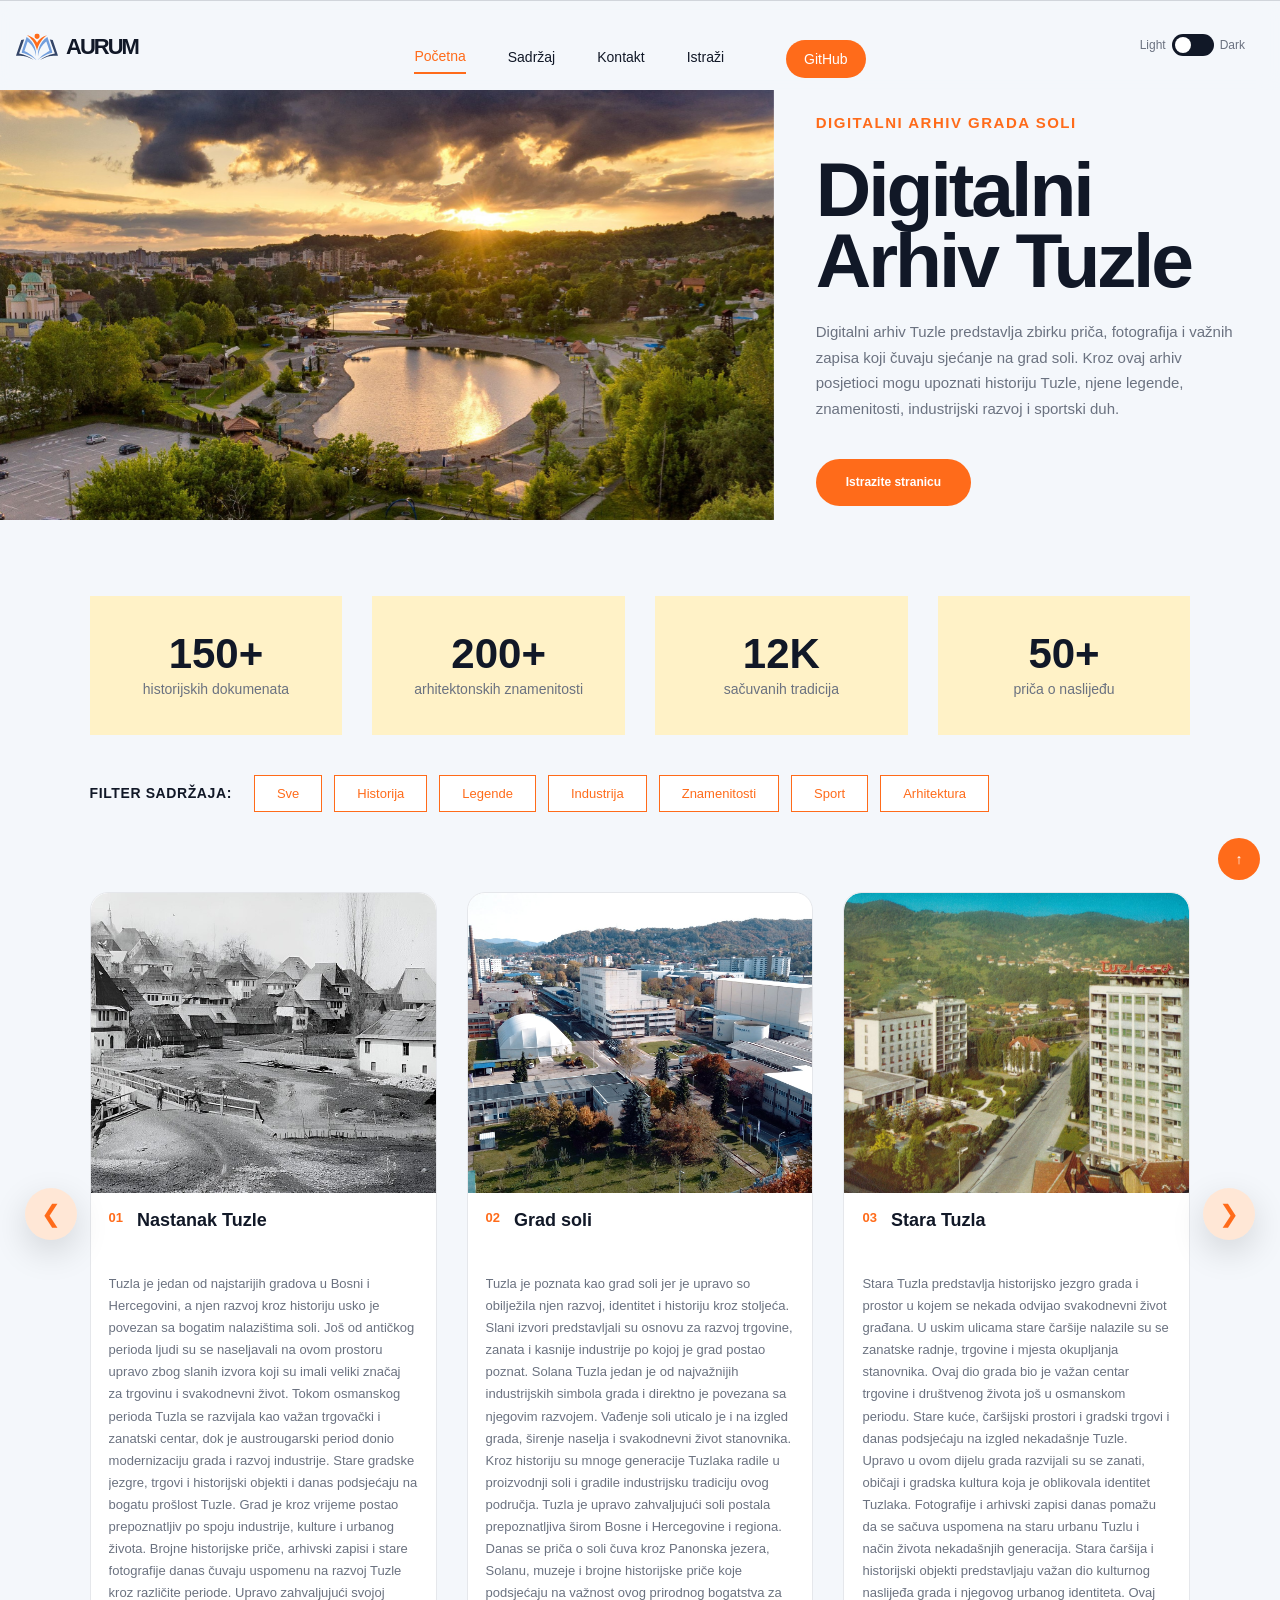
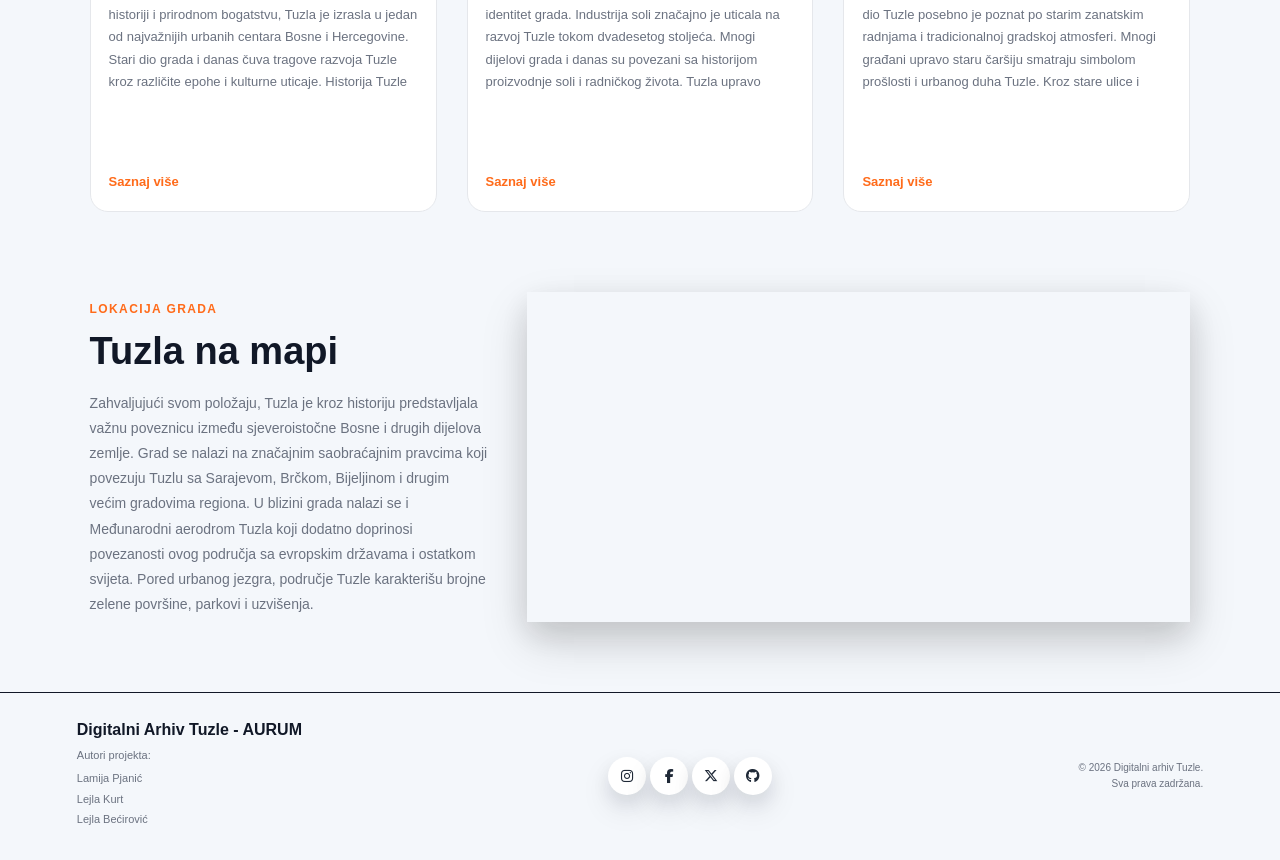
<file: index.html>
<!doctype html>
<html lang="bs">
  <head>
    <meta charset="UTF-8" />
    <meta name="viewport" content="width=device-width, initial-scale=1.0" />

    <title>Digitalni arhiv Tuzle</title>

    <link rel="stylesheet" href="css/tptpstil.css" />

    <link
      rel="stylesheet"
      href="https://cdnjs.cloudflare.com/ajax/libs/font-awesome/6.5.1/css/all.min.css"
    />

    <script src="js/tptpskripte.js" defer></script>
  </head>

  <body>
    <!-- Header i navigacija -->
    <header>
      <div class="header-top">
        <div class="logo-container">
          <img
            src="images/logo1.svg"
            alt="Grb Tuzlanskog kantona"
            class="grb"
          />
          <h1 class="logo">AURUM</h1>
        </div>
      </div>

      <nav aria-label="Glavni navigacijski meni">
        <a href="index.html" class="active">Početna</a>
        <a href="sadrzaj.html">Sadržaj</a>
        <a href="kontakt.html">Kontakt</a>
        <a href="istrazuj.html">Istraži</a>
        <a href="https://github.com/" target="_blank">GitHub</a>
      </nav>

      <div class="theme-switch">
        <div class="toggle-row">
          <span>Light</span>
          <button id="theme-toggle" type="button">
            <span class="toggle-circle"></span>
          </button>
          <span>Dark</span>
        </div>
      </div>
    </header>

    <main class="index-page">
      <!-- Hero sekcija -->
      <section class="hero-index">
        <div class="hero-slika">
          <img src="images/tuzla.jpg" alt="Panorama Tuzle" />
        </div>

        <div class="hero-tekst">
          <p class="hero-label">Digitalni arhiv grada soli</p>

          <h2>Digitalni Arhiv Tuzle</h2>

          <p>
            Digitalni arhiv Tuzle predstavlja zbirku priča, fotografija i važnih
            zapisa koji čuvaju sjećanje na grad soli. Kroz ovaj arhiv posjetioci
            mogu upoznati historiju Tuzle, njene legende, znamenitosti,
            industrijski razvoj i sportski duh.
          </p>

          <a href="sadrzaj.html" class="hero-dugme">Istrazite stranicu</a>
        </div>
      </section>

      <section class="stats">
        <!-- Statistika stranice -->
        <div>
          <h3>150+</h3>
          <p>historijskih dokumenata</p>
        </div>

        <div>
          <h3>200+</h3>
          <p>arhitektonskih znamenitosti</p>
        </div>

        <div>
          <h3>12K</h3>
          <p>sačuvanih tradicija</p>
        </div>

        <div>
          <h3>50+</h3>
          <p>priča o naslijeđu</p>
        </div>
      </section>

      <!-- Filter kartica -->
      <nav aria-label="Filter sadržaja" class="filter-index">
        <span class="filter-naslov">Filter sadržaja:</span>

        <button type="button" data-filter="sve">Sve</button>
        <button type="button" data-filter="historija">Historija</button>
        <button type="button" data-filter="legende">Legende</button>
        <button type="button" data-filter="industrija">Industrija</button>
        <button type="button" data-filter="znamenitosti">Znamenitosti</button>
        <button type="button" data-filter="sport">Sport</button>
        <button type="button" data-filter="arhitektura">Arhitektura</button>
      </nav>

      <!-- Slider kartice sadržaja -->
      <section class="slider-section" id="portfolio">
        <div class="slider-wrapper">
          <div class="portfolio-controls">
            <button type="button" class="prev" id="prevBtn">&#10094;</button>
            <button type="button" class="next" id="nextBtn">&#10095;</button>
          </div>

          <div class="kartice-kontejner" id="portfolioSlider">
            <!-- Historija -->
            <article data-category="historija">
              <img src="images/nastanak-tuzle.jpg" alt="Nastanak Tuzle" />
              <h3>Nastanak Tuzle</h3>
              <p>
                Tuzla je jedan od najstarijih gradova u Bosni i Hercegovini, a
                njen razvoj kroz historiju usko je povezan sa bogatim
                nalazištima soli. Još od antičkog perioda ljudi su se
                naseljavali na ovom prostoru upravo zbog slanih izvora koji su
                imali veliki značaj za trgovinu i svakodnevni život. Tokom
                osmanskog perioda Tuzla se razvijala kao važan trgovački i
                zanatski centar, dok je austrougarski period donio modernizaciju
                grada i razvoj industrije. Stare gradske jezgre, trgovi i
                historijski objekti i danas podsjećaju na bogatu prošlost Tuzle.
                Grad je kroz vrijeme postao prepoznatljiv po spoju industrije,
                kulture i urbanog života. Brojne historijske priče, arhivski
                zapisi i stare fotografije danas čuvaju uspomenu na razvoj Tuzle
                kroz različite periode. Upravo zahvaljujući svojoj historiji i
                prirodnom bogatstvu, Tuzla je izrasla u jedan od najvažnijih
                urbanih centara Bosne i Hercegovine. Stari dio grada i danas
                čuva tragove razvoja Tuzle kroz različite epohe i kulturne
                uticaje. Historija Tuzle povezana je sa razvojem trgovine,
                zanata i industrije koji su oblikovali svakodnevni život
                građana. Grad je kroz stoljeća postao simbol spoja tradicije,
                industrije i savremenog urbanog razvoja.
              </p>
              <a
                href="https://grad.tuzla.ba/tuzla/historija-tuzle/"
                target="_blank"
                >Saznaj više</a
              >
            </article>

            <article data-category="historija">
              <img src="images/grad-soli.jpg" alt="Grad soli" />
              <h3>Grad soli</h3>

              <p>
                Tuzla je poznata kao grad soli jer je upravo so obilježila njen
                razvoj, identitet i historiju kroz stoljeća. Slani izvori
                predstavljali su osnovu za razvoj trgovine, zanata i kasnije
                industrije po kojoj je grad postao poznat. Solana Tuzla jedan je
                od najvažnijih industrijskih simbola grada i direktno je
                povezana sa njegovim razvojem. Vađenje soli uticalo je i na
                izgled grada, širenje naselja i svakodnevni život stanovnika.
                Kroz historiju su mnoge generacije Tuzlaka radile u proizvodnji
                soli i gradile industrijsku tradiciju ovog područja. Tuzla je
                upravo zahvaljujući soli postala prepoznatljiva širom Bosne i
                Hercegovine i regiona. Danas se priča o soli čuva kroz Panonska
                jezera, Solanu, muzeje i brojne historijske priče koje
                podsjećaju na važnost ovog prirodnog bogatstva za identitet
                grada. Industrija soli značajno je uticala na razvoj Tuzle tokom
                dvadesetog stoljeća. Mnogi dijelovi grada i danas su povezani sa
                historijom proizvodnje soli i radničkog života. Tuzla upravo
                zahvaljujući ovoj tradiciji nosi prepoznatljiv naziv grada soli.
                Slani izvori i industrija soli ostali su jedan od najvažnijih
                simbola historije, razvoja i identiteta Tuzle kroz različite
                generacije građana.
              </p>

              <a href="https://solana.ba/historijat-muzej/" target="_blank"
                >Saznaj više</a
              >
            </article>

            <article data-category="historija">
              <img src="images/stara-tuzla.jpg" alt="Stara Tuzla" />
              <h3>Stara Tuzla</h3>
              <p>
                Stara Tuzla predstavlja historijsko jezgro grada i prostor u
                kojem se nekada odvijao svakodnevni život građana. U uskim
                ulicama stare čaršije nalazile su se zanatske radnje, trgovine i
                mjesta okupljanja stanovnika. Ovaj dio grada bio je važan centar
                trgovine i društvenog života još u osmanskom periodu. Stare
                kuće, čaršijski prostori i gradski trgovi i danas podsjećaju na
                izgled nekadašnje Tuzle. Upravo u ovom dijelu grada razvijali su
                se zanati, običaji i gradska kultura koja je oblikovala
                identitet Tuzlaka. Fotografije i arhivski zapisi danas pomažu da
                se sačuva uspomena na staru urbanu Tuzlu i način života
                nekadašnjih generacija. Stara čaršija i historijski objekti
                predstavljaju važan dio kulturnog naslijeđa grada i njegovog
                urbanog identiteta. Ovaj dio Tuzle posebno je poznat po starim
                zanatskim radnjama i tradicionalnoj gradskoj atmosferi. Mnogi
                građani upravo staru čaršiju smatraju simbolom prošlosti i
                urbanog duha Tuzle. Kroz stare ulice i trgove i danas se može
                osjetiti dio historije i svakodnevnog života nekadašnje Tuzle. U
                staroj Tuzli nalazili su se brojni dućani, kahvane i mjesta na
                kojima su se okupljali trgovci i zanatlije iz različitih
                dijelova grada.
              </p>
              <a href="https://tztz.ba/ba/" target="_blank">Saznaj više</a>
            </article>

            <!-- Legende -->
            <article data-category="legende">
              <img
                src="images/legendaoslanimizvorima.jpg"
                alt="Legenda o slanim izvorima"
              />
              <h3>Legenda o slanim izvorima</h3>
              <p>
                Legenda o slanim izvorima jedna je od najpoznatijih priča
                povezanih sa nastankom Tuzle i njenim identitetom grada soli.
                Slani izvori oduvijek su bili važan dio života stanovnika i
                razlog razvoja naselja na ovom prostoru. Prema narodnim
                predajama, ljudi su slanu vodu doživljavali kao posebno prirodno
                bogatstvo i simbol opstanka. Kroz historiju su nastajale brojne
                priče o slanim izvorima i njihovom značaju za razvoj grada.
                Upravo zahvaljujući soli, Tuzla je postala poznata kao važno
                trgovačko i industrijsko središte. Ove legende danas
                predstavljaju važan dio kulturnog identiteta Tuzle i često se
                povezuju sa pričama o nastanku grada. Slani izvori ostali su
                simbol prošlosti, razvoja i prepoznatljivosti Tuzle kroz
                različite historijske periode. Mnogi historičari i istraživači
                upravo kroz ove priče pokušavaju prikazati važnost soli za
                razvoj grada. Legende o slanim izvorima i danas su dio kulturne
                tradicije i identiteta Tuzle. Priče o soli ostale su povezane sa
                svakodnevnim životom i historijom grada soli.
              </p>
              <a
                href="https://grad.tuzla.ba/tuzla/historija-tuzle/"
                target="_blank"
                >Saznaj više</a
              >
            </article>

            <article data-category="legende">
              <img src="images/mesa.jpg" alt="Meša prosvjetar" />
              <h3>Meša prosvjetar</h3>
              <p>
                Ova anegdota je stvarna i Meša ju je sam često spominjao kao
                primjer kako ga rodni grad "prizemljuje". Nakon što je objavio
                roman "Derviš i smrt" i postao slavan širom Jugoslavije i
                Evrope, Meša je došao u Tuzlu. Dok je šetao Korzom, sreo je
                starog školskog druga koji ga godinama nije vidio. Prijatelj ga
                je potapšao po ramenu i pitao: "Gdje si, Meša, šta ima? Jesi l'
                još u onoj prosvjeti, radiš li šta?" U Tuzli niko ne može
                postati nedodirljiva zvijezda. Bez obzira na svjetsku slavu, za
                svoje sugrađane on je ostao samo onaj isti Meša koji je nekada
                radio u školi. To je stvarna slika tuzlanske neposrednosti.
                Takve priče i danas se prepričavaju među Tuzlacima kao dokaz da
                je ovaj grad uvijek više cijenio čovjeka nego njegovu slavu.
                Upravo zbog te jednostavnosti i iskrenosti, Tuzla je ostala
                duboko utkana u Mešino sjećanje i književnost. Njegove riječi i
                danas podsjećaju koliko su ljudi i uspomene iz rodnog grada
                oblikovali njegov pogled na život.
              </p>
              <a
                href="https://grad.tuzla.ba/tuzla/historija-tuzle/"
                target="_blank"
              >
                Saznaj više
              </a>
            </article>

            <article data-category="legende">
              <img src="images/tuzlanskepredaje.jpg" alt="Tuzlanske predaje" />
              <h3>Tuzlanske predaje</h3>
              <p>
                Tuzlanske predaje predstavljaju stare priče i usmena sjećanja
                koja su se kroz generacije prenosila među stanovnicima grada.
                Ove priče govore o starim mahalama, trgovcima, zanatlijama,
                običajima i događajima koji su obilježili prošlost Tuzle. Mnoge
                predaje povezane su sa slanim izvorima, starom čaršijom i
                poznatim gradskim mjestima koja i danas imaju važan značaj za
                građane. Kroz ove priče može se osjetiti duh stare urbane Tuzle
                i način života nekadašnjih generacija. Predaje predstavljaju
                važan dio kulturnog identiteta grada i čuvaju uspomenu na
                prošlost Tuzle kroz narodno sjećanje. Fotografije, arhivski
                zapisi i historijske priče danas pomažu da se sačuva ovo
                vrijedno kulturno naslijeđe grada soli. Mnoge priče vezane su za
                svakodnevni život, stare gradske običaje i poznate ličnosti
                Tuzle. Tuzlanske predaje i danas predstavljaju važan dio
                kulturne tradicije i urbanog identiteta grada. Upravo kroz ove
                priče najbolje se može osjetiti duh stare Tuzle.
              </p>
              <a href="https://tztz.ba/ba/" target="_blank"> Saznaj više </a>
            </article>

            <!-- Industrija -->
            <article data-category="industrija">
              <img src="images/kreka.jpg" alt="Rudnik Kreka" />
              <h3>Rudnik Kreka</h3>
              <p>
                Rudnik Kreka predstavlja jedan od najvažnijih simbola
                industrijske historije Tuzle i okolnog područja. Rudarstvo je
                kroz decenije imalo veliki značaj za razvoj grada, industrije i
                zapošljavanje stanovništva. Generacije rudara radile su u teškim
                uslovima i ostavile snažan trag u identitetu Tuzle. Razvoj
                rudnika uticao je na širenje grada, izgradnju radničkih naselja
                i razvoj industrijske kulture ovog područja. Rudari su bili
                poznati po solidarnosti i snažnom osjećaju zajedništva koji je
                obilježio radnički život Tuzle. Danas rudarska tradicija
                predstavlja važan dio kolektivnog sjećanja i industrijskog
                naslijeđa grada. Fotografije, dokumenti i priče o rudarima i
                dalje čuvaju uspomenu na važnost Rudnika Kreka za razvoj Tuzle.
                Rudarska naselja i industrijski objekti i danas podsjećaju na
                period snažnog razvoja industrije u gradu. Kreka je ostala jedan
                od najvažnijih simbola radničke historije i identiteta Tuzle.
              </p>
              <a href="https://kreka.ba/o-nama/" target="_blank">
                Saznaj više
              </a>
            </article>

            <article data-category="industrija">
              <img src="images/solana.jpg" alt="Solana Tuzla" />
              <h3>Solana Tuzla</h3>
              <p>
                Solana Tuzla jedan je od najpoznatijih industrijskih simbola
                grada i direktno je povezana sa njegovim identitetom grada soli.
                Proizvodnja soli kroz historiju omogućila je razvoj trgovine,
                industrije i urbanog života u Tuzli. Mnogi stanovnici
                generacijama su radili u Solani i na taj način učestvovali u
                razvoju grada. Industrija soli značajno je uticala na izgled
                Tuzle i njeno širenje tokom dvadesetog stoljeća. Solana je
                postala simbol rada, industrijske tradicije i ekonomskog razvoja
                ovog područja. Danas predstavlja važan dio kulturnog i
                industrijskog naslijeđa Tuzle, a priče o proizvodnji soli i
                dalje zauzimaju posebno mjesto u historiji grada. Upravo
                zahvaljujući Solani Tuzla je postala prepoznatljiva širom Bosne
                i Hercegovine i regiona. Brojni industrijski objekti i danas
                podsjećaju na važnost proizvodnje soli za razvoj grada. Solana
                ostaje jedan od najvažnijih simbola identiteta i industrijske
                prošlosti Tuzle.
              </p>
              <a href="https://solana.ba/historijat-muzej/" target="_blank">
                Saznaj više
              </a>
            </article>

            <article data-category="industrija">
              <img
                src="images/industrija.jpg"
                alt="Industrijski razvoj Tuzle"
              />
              <h3>Industrijski razvoj</h3>
              <p>
                Industrijski razvoj Tuzle imao je veliki uticaj na izgled grada
                i svakodnevni život njegovih stanovnika. Razvoj industrije bio
                je povezan sa eksploatacijom soli, uglja i energetskih resursa
                koji su omogućili snažan privredni napredak ovog područja.
                Fabrike, rudnici i industrijska postrojenja uticali su na
                širenje grada i razvoj novih naselja. Tuzla je tokom dvadesetog
                stoljeća postala jedan od najvažnijih industrijskih centara
                Bosne i Hercegovine. Industrija nije uticala samo na ekonomiju,
                nego i na razvoj kulture, sporta i urbanog života građana.
                Radnička kultura i osjećaj zajedništva postali su važan dio
                identiteta Tuzle. Brojni industrijski objekti i danas
                predstavljaju dio historijskog i kulturnog naslijeđa grada.
                Fotografije i arhivski zapisi pokazuju koliko je industrija
                oblikovala razvoj Tuzle kroz različite periode. Industrijski
                razvoj ostao je važan dio identiteta i historije grada soli.
              </p>
              <a href="https://kreka.ba/" target="_blank"> Saznaj više </a>
            </article>

            <!-- Znamenitosti -->
            <article data-category="znamenitosti">
              <img src="images/kapijaa.jpg" alt="Kapija" />
              <h3>Kapija</h3>
              <p>
                Kapija predstavlja jedno od najvažnijih mjesta sjećanja u Tuzli
                i simbol je kolektivnog pamćenja grada. Ovo mjesto povezano je
                sa tragičnim događajem iz 1995. godine kada je tokom rata
                izgubljen veliki broj mladih života. Danas Kapija predstavlja
                prostor poštovanja, mira i sjećanja na nevine žrtve. Građani
                Tuzle redovno dolaze kako bi odali počast i sačuvali uspomenu na
                stradale. Kapija nije samo dio grada, nego mjesto koje nosi
                snažnu emocionalnu poruku za sve generacije. Ona podsjeća koliko
                su mir i ljudski život važni. Mnogi posjetioci upravo kroz
                Kapiju upoznaju i teži dio historije Tuzle. Ovo mjesto postalo
                je simbol zajedništva, tuge i borbe za očuvanje sjećanja.
                Fotografije, priče i arhivski zapisi pomažu da istina o ovom
                događaju ostane trajno sačuvana. Kapija danas predstavlja jedno
                od najvažnijih mjesta kulture sjećanja u Bosni i Hercegovini.
                Građani Tuzle upravo kroz ovo mjesto čuvaju uspomenu na prošlost
                i važnost mira za buduće generacije.
              </p>
              <a href="https://memorijalnicentarkapija.ba/" target="_blank">
                Saznaj više
              </a>
            </article>

            <article data-category="znamenitosti">
              <img src="images/trg.jpg" alt="Trg slobode" />
              <h3>Trg slobode</h3>
              <p>
                Trg slobode predstavlja centralno mjesto okupljanja i jedan od
                najpoznatijih prostora u Tuzli. Tokom godina postao je simbol
                gradskog života, susreta i društvenih događaja. Na trgu se
                svakodnevno okupljaju građani i posjetioci koji žele osjetiti
                atmosferu grada. Oko njega se nalaze važni objekti,
                ugostiteljski prostori i kulturni sadržaji koji mu daju poseban
                značaj. Trg slobode često je mjesto održavanja koncerata,
                manifestacija i javnih okupljanja. Njegov moderan izgled
                pokazuje razvoj savremene Tuzle, ali i dalje čuva duh gradskog
                centra. Trg povezuje ljude različitih generacija i predstavlja
                važan dio svakodnevnog života. Mnogi ga doživljavaju kao srce
                grada i prostor u kojem se najbolje može osjetiti energija
                Tuzle. Upravo zbog toga Trg slobode ima posebno mjesto u
                identitetu grada. Tokom praznika i kulturnih događaja trg
                postaje jedno od najživljih mjesta okupljanja građana i
                posjetilaca Tuzle.
              </p>
              <a
                href="https://tztz.ba/ba/trg-slobode-najveci-trg-u-bosni-i-hercegovini/"
                target="_blank"
              >
                Saznaj više
              </a>
            </article>

            <article data-category="znamenitosti">
              <img src="images/tuzla.jpg" alt="Panonska jezera" />
              <h3>Panonska jezera</h3>
              <p>
                Panonska jezera predstavljaju jedan od najpoznatijih simbola
                savremene Tuzle i njene turističke ponude. Nastala su kao
                jedinstven projekat koji je spojio prirodno naslijeđe i moderan
                gradski razvoj. Slana voda u jezerima podsjeća na priču o
                Panonskom moru i bogatstvu soli po kojem je Tuzla poznata.
                Jezera su postala mjesto odmora, druženja i ljetnih aktivnosti
                za građane i turiste. Tokom ljetnih mjeseci privlače veliki broj
                posjetilaca iz Bosne i Hercegovine i regiona. Panonska jezera
                promijenila su sliku grada i učinila Tuzlu još
                prepoznatljivijom. Ona predstavljaju spoj prirode, turizma i
                urbanog života. Prostor oko jezera stalno se razvija i postaje
                važno mjesto kulturnih i društvenih događaja. Panonska jezera
                danas predstavljaju jedan od najvažnijih turističkih prostora i
                simbola savremene Tuzle. Jezera su postala važan dio identiteta
                grada i svakodnevnog života građana tokom ljetnog perioda.
              </p>
              <a href="https://panonika.ba/" target="_blank"> Saznaj više </a>
            </article>

            <!-- Sport -->
            <article data-category="sport">
              <img src="images/tusanj.jpg" alt="Stadion Tušanj" />
              <h3>Stadion Tušanj</h3>
              <p>
                Stadion Tušanj predstavlja jedno od najvažnijih sportskih mjesta
                u Tuzli i dom je FK Sloboda Tuzla. Stadion je kroz historiju bio
                mjesto brojnih važnih utakmica, sportskih događaja i okupljanja
                navijača iz cijelog grada. Generacije Tuzlaka upravo za Tušanj
                vežu svoje sportske uspomene i navijačke trenutke. Stadion se
                nalazi u blizini centra grada i predstavlja važan dio sportske
                kulture Tuzle. Na Tušnju su igrane utakmice domaćih i
                međunarodnih takmičenja, a atmosfera na tribinama često je bila
                prepoznatljiva širom Bosne i Hercegovine. Mnogi poznati
                fudbaleri upravo su na ovom stadionu započeli ili razvijali
                svoje karijere. Tušanj nije samo sportski objekat, nego simbol
                zajedništva, navijačke energije i lokalnog ponosa građana Tuzle.
                Stadion i danas okuplja veliki broj ljubitelja sporta i ostaje
                važan dio svakodnevnog života grada. Kroz svoju dugu historiju
                Tušanj je postao jedan od prepoznatljivih simbola sportske
                Tuzle.
              </p>
              <a href="https://fksloboda.ba/stadion-tusanj/" target="_blank">
                Saznaj više
              </a>
            </article>

            <article data-category="sport">
              <img src="images/sloboda.jpg" alt="Sloboda Tuzla" />
              <h3>Sloboda Tuzla</h3>
              <p>
                FK Sloboda Tuzla jedan je od najpoznatijih i najstarijih
                fudbalskih klubova u Bosni i Hercegovini. Klub je osnovan 1919.
                godine i kroz decenije je postao važan simbol sportskog
                identiteta Tuzle. Sloboda je poznata po velikoj navijačkoj
                tradiciji i snažnoj povezanosti sa građanima grada. Tokom svoje
                historije klub je igrao brojne važne utakmice i predstavljao
                Tuzlu širom bivše Jugoslavije i Bosne i Hercegovine. Crveno-crne
                boje kluba postale su prepoznatljiv simbol sportskog duha
                Tuzlaka. Mnogi poznati fudbaleri svoje su prve velike uspjehe
                ostvarili upravo igrajući za Slobodu. Klub je kroz godine
                prolazio kroz uspone i teške periode, ali je ostao važan dio
                identiteta grada. Navijači Slobode poznati su po velikoj podršci
                i odanosti klubu bez obzira na rezultate. Utakmice Slobode na
                stadionu Tušanj predstavljaju važan sportski i društveni događaj
                za građane Tuzle. FK Sloboda danas ostaje simbol tradicije,
                zajedništva i sportske historije grada.
              </p>
              <a href="https://fksloboda.ba/historija-kluba/" target="_blank">
                Saznaj više
              </a>
            </article>

            <article data-category="sport">
              <img src="images/sport.jpg" alt="Sport u Tuzli" />
              <h3>Sport u Tuzli</h3>
              <p>
                Sport u Tuzli ima veliku tradiciju i važan je dio identiteta
                grada. Stadion Tušanj predstavlja dom FK Sloboda Tuzla, jednog
                od najstarijih fudbalskih klubova u Bosni i Hercegovini.
                Sportsko-kulturni centar Mejdan poznat je po rukometnim,
                košarkaškim i odbojkaškim utakmicama koje okupljaju veliki broj
                građana. Tuzla je poznata po klubovima kao što su FK Sloboda, RK
                Sloboda, KK Sloboda i OK Sloboda. Navijačka kultura i podrška
                lokalnim klubovima važan su dio sportske atmosfere grada. Sport
                je kroz godine postao simbol zajedništva, energije i ponosa
                Tuzlaka. Brojni mladi sportisti upravo u Tuzli započinju svoje
                prve sportske korake kroz škole sporta i omladinske klubove.
                Sportski događaji i utakmice i danas predstavljaju važan dio
                društvenog života grada. Tuzla je kroz sport razvila snažnu
                navijačku tradiciju i posebnu povezanost građana sa lokalnim
                klubovima. Mejdan i Tušanj ostali su mjesta važnih sportskih
                uspomena i velikih okupljanja navijača.
              </p>
              <a href="https://stadiontusanj.ba/" target="_blank">
                Saznaj više
              </a>
            </article>

            <!-- Arhitektura -->
            <article data-category="arhitektura">
              <img src="images/carsija.jpg" alt="Stara čaršija" />
              <h3>Stara čaršija</h3>
              <p>
                Stara čaršija predstavlja jedan od najvažnijih historijskih
                dijelova Tuzle i prostor u kojem se nekada odvijao svakodnevni
                život grada. U čaršiji su se nalazile zanatske radnje, trgovine
                i mjesta okupljanja stanovnika. Ovaj dio Tuzle bio je centar
                trgovine i društvenog života još u osmanskom periodu. Uske
                ulice, stare kuće i tradicionalni objekti i danas podsjećaju na
                izgled nekadašnjeg grada. Čaršija čuva duh stare Tuzle i priče
                generacija koje su tu živjele i radile. Ona predstavlja važan
                dio kulturnog i urbanog identiteta Tuzle. Mnogi stari zanati i
                običaji upravo su se razvijali u ovom dijelu grada. Fotografije
                i arhivski zapisi danas pomažu da se sačuva uspomena na izgled i
                atmosferu stare čaršije. Ovaj dio grada posebno je važan za
                očuvanje historijskog identiteta Tuzle. Stara čaršija povezuje
                prošlost i sadašnjost kroz arhitekturu, priče i gradske običaje.
                Mnogi građani upravo ovaj prostor smatraju simbolom stare urbane
                Tuzle.
              </p>
              <a href="https://tztz.ba/ba/" target="_blank"> Saznaj više </a>
            </article>

            <article data-category="arhitektura">
              <img src="images/arhitektura.jpg" alt="Arhitektura Tuzle" />
              <h3>Arhitektura Tuzle</h3>
              <p>
                Arhitektura Tuzle pokazuje spoj osmanskog, austrougarskog i
                savremenog perioda razvoja grada. U Tuzli se mogu vidjeti stari
                trgovi, austrougarske zgrade, industrijski objekti i moderni
                gradski prostori koji zajedno stvaraju poseban izgled grada.
                Panonska jezera, Trg slobode i stara čaršija predstavljaju neke
                od najprepoznatljivijih urbanih prostora Tuzle. Industrijski
                razvoj i vađenje soli značajno su uticali na izgled grada i
                njegovo širenje. Arhitektura Tuzle pokazuje kako su se kroz
                historiju mijenjale potrebe i način života građana. Upravo ta
                kombinacija starog i modernog daje Tuzli prepoznatljiv
                identitet. Mnogi objekti danas predstavljaju važan dio kulturnog
                naslijeđa grada. Kroz stare fotografije i arhivsku građu moguće
                je pratiti kako se Tuzla mijenjala kroz različite historijske
                periode. Austrougarski objekti i stare gradske građevine i danas
                imaju važnu ulogu u vizuelnom identitetu Tuzle. Razvoj
                industrije ostavio je trag i na urbanom širenju grada tokom
                dvadesetog stoljeća. Savremeni dijelovi Tuzle danas se povezuju
                sa historijskim jezgrom i stvaraju spoj tradicije i modernog
                urbanog razvoja.
              </p>
              <a href="https://tztz.ba/ba/" target="_blank"> Saznaj više </a>
            </article>

            <article data-category="arhitektura">
              <img src="images/ulice.jpg" alt="Gradske ulice Tuzle" />
              <h3>Gradske ulice</h3>
              <p>
                Gradske ulice Tuzle čuvaju tragove razvoja grada kroz različite
                historijske periode. Ulice oko stare čaršije i centra grada
                podsjećaju na vrijeme kada je Tuzla bila važan trgovački i
                zanatski centar. Kroz grad se mogu vidjeti spojeni uticaji
                starog urbanog jezgra i savremenog razvoja. Korzo i centralni
                gradski prostori predstavljaju mjesta okupljanja građana i dio
                svakodnevnog života Tuzlaka. Mnoge ulice povezane su sa pričama
                o industriji, soli i razvoju grada kroz dvadeseto stoljeće.
                Upravo kroz gradske ulice najbolje se može osjetiti ritam,
                historija i identitet Tuzle kao grada soli. Stare i nove gradske
                četvrti zajedno pokazuju kako se Tuzla širila i razvijala kroz
                godine. Fotografije gradskih ulica danas predstavljaju važan dio
                arhivskog naslijeđa i kolektivnog sjećanja građana. Korzo je
                posebno poznat kao mjesto šetnje, susreta i svakodnevnog
                gradskog života. Ulice Tuzle povezuju historijske, kulturne i
                moderne dijelove grada u jedinstvenu urbanu cjelinu. Kroz
                njihove promjene može se pratiti razvoj Tuzle od industrijskog
                do savremenog grada.
              </p>
              <a href="https://tztz.ba/ba/" target="_blank"> Saznaj više </a>
            </article>
          </div>
        </div>
      </section>

      <!-- Mapa i informacije o Tuzli -->
      <aside class="bocna-sekcija">
        <div class="aside-tekst">
          <span>Lokacija grada</span>

          <h2>Tuzla na mapi</h2>

          <p>
            Zahvaljujući svom položaju, Tuzla je kroz historiju predstavljala
            važnu poveznicu između sjeveroistočne Bosne i drugih dijelova
            zemlje. Grad se nalazi na značajnim saobraćajnim pravcima koji
            povezuju Tuzlu sa Sarajevom, Brčkom, Bijeljinom i drugim većim
            gradovima regiona. U blizini grada nalazi se i Međunarodni aerodrom
            Tuzla koji dodatno doprinosi povezanosti ovog područja sa evropskim
            državama i ostatkom svijeta. Pored urbanog jezgra, područje Tuzle
            karakterišu brojne zelene površine, parkovi i uzvišenja.
          </p>
        </div>

        <iframe
          title="Mapa grada Tuzle"
          src="https://www.google.com/maps?q=Tuzla%20Bosnia%20and%20Herzegovina&output=embed"
          loading="lazy"
          allowfullscreen
        >
        </iframe>
      </aside>
    </main>

    <div class="back-to-top">
      <a href="#">↑</a>
    </div>

    <footer>
      <!-- Footer stranice -->
      <!-- Podaci o autorima -->
      <div class="footer-left">
        <h3>Digitalni Arhiv Tuzle - AURUM</h3>
        <p>Autori projekta:</p>
        <ul class="autori-lista">
          <li>Lamija Pjanić</li>
          <li>Lejla Kurt</li>
          <li>Lejla Bećirović</li>
        </ul>
      </div>

      <!-- Društvene mreže -->
      <!-- Linkovi se otvaraju u novom tabu -->
      <div class="footer-center">
        <a
          href="https://instagram.com"
          target="_blank"
          aria-label="Pratite nas na Instagramu"
        >
          <i class="fa-brands fa-instagram"></i>
        </a>
        <a
          href="https://facebook.com"
          target="_blank"
          aria-label="Pratite nas na Facebooku"
        >
          <i class="fa-brands fa-facebook-f"></i>
        </a>
        <a
          href="https://twitter.com"
          target="_blank"
          aria-label="Pratite nas na Twitteru"
        >
          <i class="fa-brands fa-x-twitter"></i>
        </a>
        <a
          href="https://github.com"
          target="_blank"
          aria-label="Pogledajte izvorni kod na GitHubu"
        >
          <i class="fa-brands fa-github"></i>
        </a>
      </div>

      <!-- Autorska prava -->
      <div class="footer-right">
        <p>© 2026 Digitalni arhiv Tuzle.</p>
        <p>Sva prava zadržana.</p>
      </div>
    </footer>
  </body>
</html>
</file>
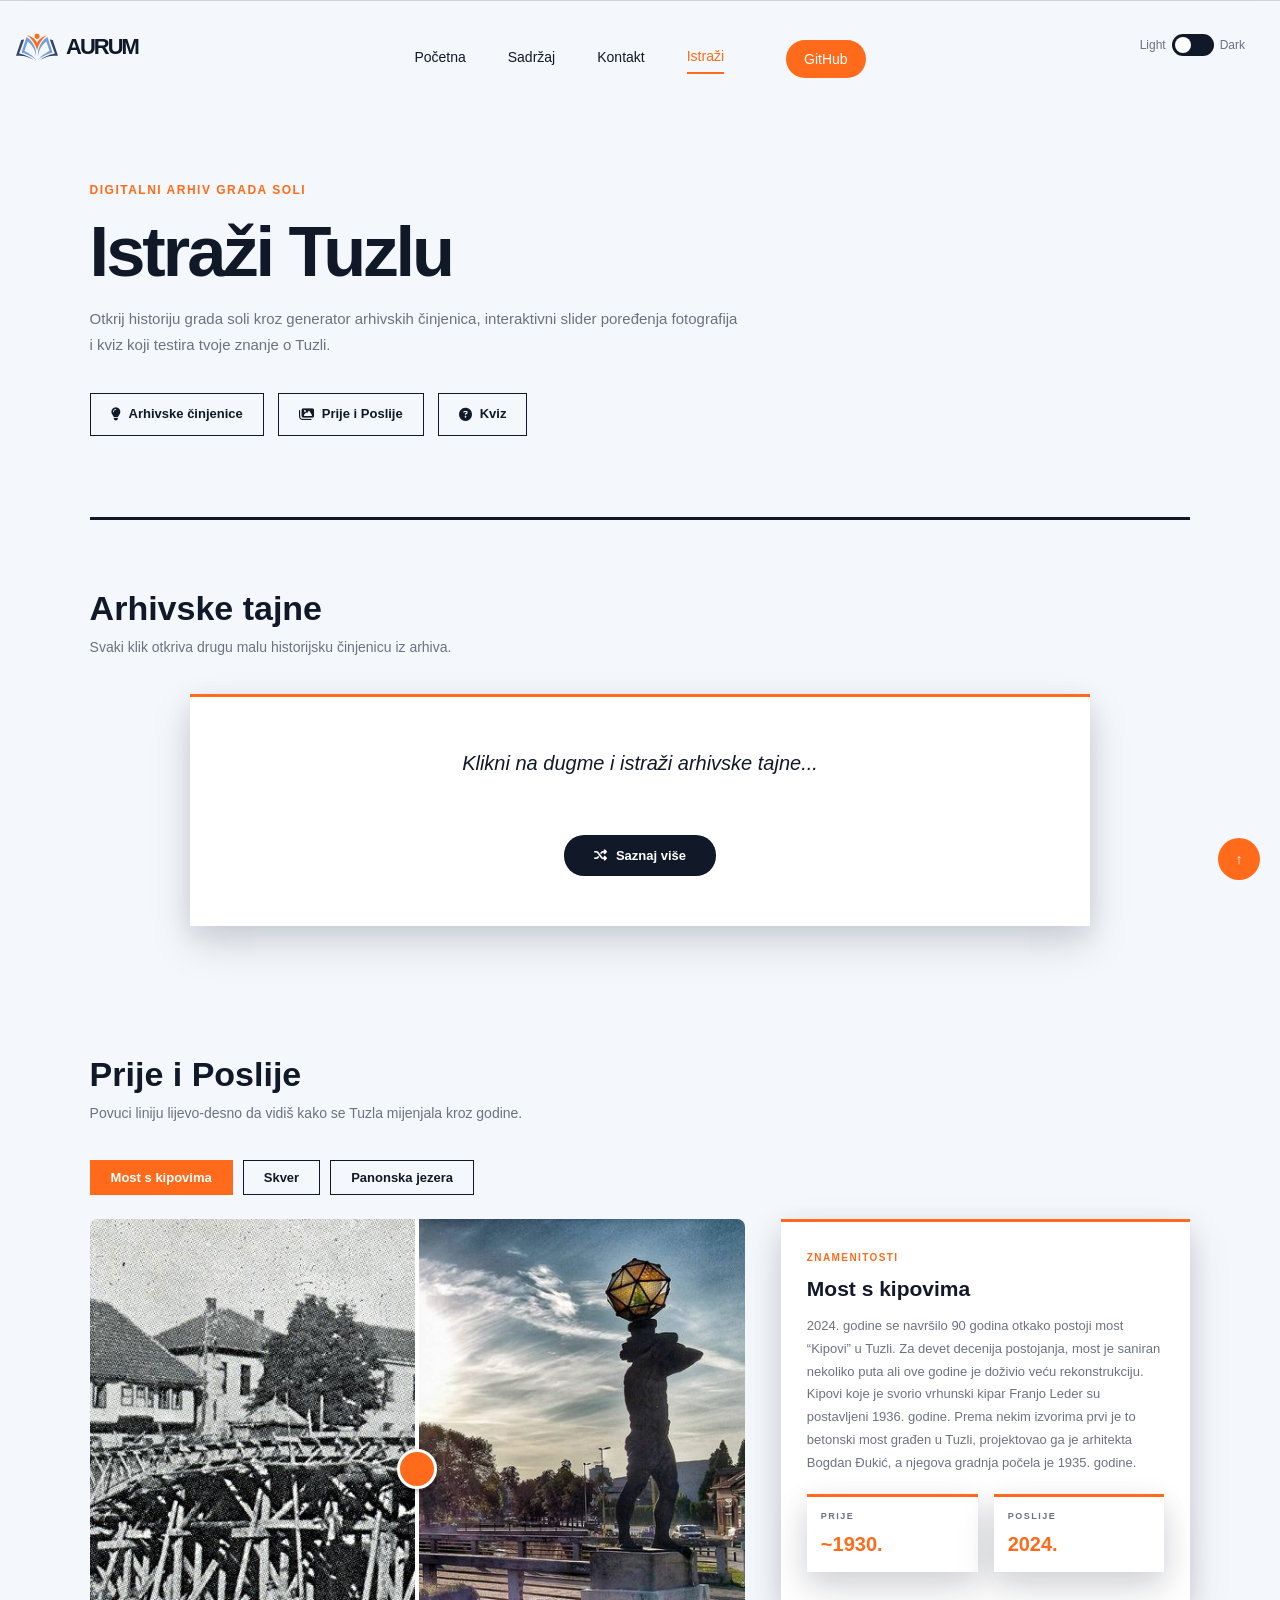
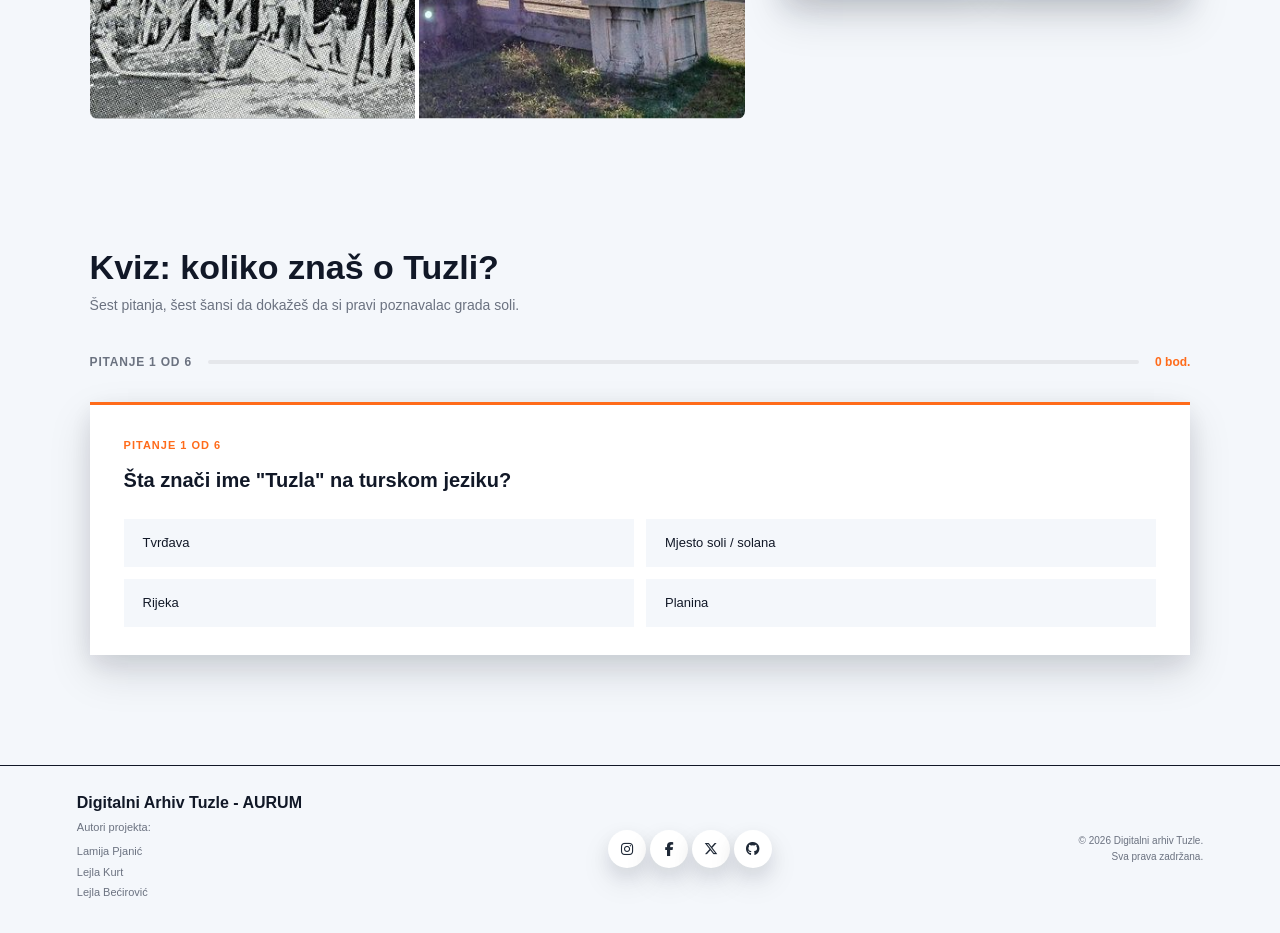
<file: istrazuj.html>
<!doctype html>
<html lang="bs">
  <head>
    <meta charset="UTF-8" />
    <meta name="viewport" content="width=device-width, initial-scale=1.0" />
    <title>Istraži Tuzlu | Digitalni arhiv Tuzle</title>

    <link rel="stylesheet" href="css/tptpstil.css" />
    <link
      rel="stylesheet"
      href="https://cdnjs.cloudflare.com/ajax/libs/font-awesome/6.5.1/css/all.min.css"
    />
    <script src="js/tptpskripte.js" defer></script>
  </head>

  <body>
    <!-- Header i navigacija -->
    <header>
      <div class="header-top">
        <div class="logo-container">
          <img src="images/logo1.svg" alt="Logo AURUM" class="grb" />
          <h1 class="logo">AURUM</h1>
        </div>
      </div>

      <nav aria-label="Glavni navigacijski meni">
        <a href="index.html">Početna</a>
        <a href="sadrzaj.html">Sadržaj</a>
        <a href="kontakt.html">Kontakt</a>
        <a href="istrazuj.html" class="active">Istraži</a>
        <a href="https://github.com/" target="_blank">GitHub</a>
      </nav>

      <div class="theme-switch">
        <div class="toggle-row">
          <span>Light</span>
          <button id="theme-toggle" type="button">
            <span class="toggle-circle"></span>
          </button>
          <span>Dark</span>
        </div>
      </div>
    </header>

    <main class="istrazuj-main">
      <!-- Hero sekcija -->
      <section class="hero-istrazi" aria-label="Uvod u stranicu Istraži Tuzlu">
        <p class="hero-label">Digitalni arhiv grada soli</p>
        <h2>Istraži Tuzlu</h2>
        <p>
          Otkrij historiju grada soli kroz generator arhivskih činjenica,
          interaktivni slider poređenja fotografija i kviz koji testira tvoje
          znanje o Tuzli.
        </p>

        <nav class="hero-istrazi-nav" aria-label="Brza navigacija po stranici">
          <a href="#generator-sekcija">
            <i class="fa-solid fa-lightbulb"></i> Arhivske činjenice
          </a>
          <a href="#mapa-sekcija">
            <i class="fa-solid fa-images"></i> Prije i Poslije
          </a>
          <a href="#kviz-sekcija">
            <i class="fa-solid fa-circle-question"></i> Kviz
          </a>
        </nav>
      </section>

      <!-- Generator arhivskih činjenica -->
      <section
        class="generator-sekcija"
        id="generator-sekcija"
        aria-label="Generator arhivskih činjenica o Tuzli"
      >
        <h2>Arhivske tajne</h2>
        <p>Svaki klik otkriva drugu malu historijsku činjenicu iz arhiva.</p>

        <div
          id="generator"
          role="region"
          aria-live="polite"
          aria-label="Prikaz nasumične arhivske činjenice"
        >
          <p id="fact-display">Klikni na dugme i istraži arhivske tajne...</p>
          <button id="btn-generator" type="button">
            <i class="fa-solid fa-shuffle" aria-hidden="true"></i>
            Saznaj više
          </button>
        </div>
      </section>

      <!-- Before / after sekcija -->
      <section
        class="mapa-istrazi-sekcija"
        id="mapa-sekcija"
        aria-label="Poređenje starih i novih fotografija Tuzle"
      >
        <h2>Prije i Poslije</h2>
        <p>
          Povuci liniju lijevo-desno da vidiš kako se Tuzla mijenjala kroz
          godine.
        </p>

        <!-- Dugmad za promjenu lokacije -->
        <div class="ba-selector" role="group" aria-label="Odaberi lokaciju">
          <button class="ba-dugme aktivno" data-lokacija="0" type="button">
            Most s kipovima
          </button>
          <button class="ba-dugme" data-lokacija="1" type="button">
            Skver
          </button>
          <button class="ba-dugme" data-lokacija="2" type="button">
            Panonska jezera
          </button>
        </div>

        <div class="ba-grid">
          <!-- Slider za prikaz prije i poslije -->
          <div
            class="ba-kontejner slider-container"
            id="baKontejner"
            aria-label="Slider za poređenje fotografija"
          >
            <img
              class="ba-slika slider-img img-after"
              id="baSlika1"
              src="images/2.svg"
              alt="Most poslije"
              draggable="false"
            />

            <div class="img-before-wrapper" id="baPrijeWrapper">
              <img
                class="ba-slika slider-img img-before"
                id="baSlika2"
                src="images/1.svg"
                alt="Most prije"
                draggable="false"
              />
            </div>

            <div class="slider-handle" id="baRazdjela" aria-hidden="true">
              <div class="handle-circle"></div>
            </div>

            <span class="ba-label ba-label-prije" aria-hidden="true"
              >PRIJE</span
            >
            <span class="ba-label ba-label-poslije" aria-hidden="true"
              >POSLIJE</span
            >
          </div>

          <!-- Informacije o lokaciji -->
          <div class="ba-info-panel" id="baInfoPanel">
            <p class="ba-info-kategorija" id="baInfoKat">Znamenitosti</p>
            <h3 class="ba-info-naziv" id="baInfoNaziv">Most s kipovima</h3>
            <p class="ba-info-opis" id="baInfoOpis">
              2024. godine se navršilo 90 godina otkako postoji most “Kipovi” u
              Tuzli. Za devet decenija postojanja, most je saniran nekoliko puta
              ali ove godine je doživio veću rekonstrukciju. Kipovi koje je
              svorio vrhunski kipar Franjo Leder su postavljeni 1936. godine.
              Prema nekim izvorima prvi je to betonski most građen u Tuzli,
              projektovao ga je arhitekta Bogdan Đukić, a njegova gradnja počela
              je 1935. godine.
            </p>
            <div class="ba-info-godine">
              <div class="ba-godina-box">
                <span class="ba-godina-label">PRIJE</span>
                <span class="ba-godina-broj" id="baGodinaPrije">~1930.</span>
              </div>
              <div class="ba-godina-box">
                <span class="ba-godina-label">POSLIJE</span>
                <span class="ba-godina-broj" id="baGodinaPoslije">2024.</span>
              </div>
            </div>
          </div>
        </div>
      </section>

      <!-- Kviz sekcija -->
      <section class="kviz-sekcija" id="kviz-sekcija" aria-label="Kviz o Tuzli">
        <h2>Kviz: koliko znaš o Tuzli?</h2>
        <p>
          Šest pitanja, šest šansi da dokažeš da si pravi poznavalac grada soli.
        </p>

        <div class="kviz-progres-wrap" aria-label="Napredak u kvizu">
          <span class="kviz-progres-tekst" id="kvizProgresTekst">
            Pitanje 1 od 6
          </span>
          <div
            class="kviz-progres-bar"
            role="progressbar"
            aria-valuemin="0"
            aria-valuemax="100"
            aria-valuenow="0"
          >
            <div class="kviz-progres-fill" id="kvizProgresFill"></div>
          </div>
          <span class="kviz-bodovi-tekuci" id="kvizBodoviTekuci">0 bod.</span>
        </div>

        <!-- Prvo pitanje -->
        <div class="kviz-pitanje-blok aktivno" data-pitanje="0">
          <div class="kviz-kartica">
            <p class="kviz-broj-pitanja">Pitanje 1 od 6</p>
            <h3>Šta znači ime "Tuzla" na turskom jeziku?</h3>
            <div class="kviz-opcije" role="group" aria-label="Opcije odgovora">
              <button class="kviz-opcija" data-tacno="false">Tvrđava</button>
              <button class="kviz-opcija" data-tacno="true">
                Mjesto soli / solana
              </button>
              <button class="kviz-opcija" data-tacno="false">Rijeka</button>
              <button class="kviz-opcija" data-tacno="false">Planina</button>
            </div>
            <div class="kviz-feedback" id="feedback-0"></div>
          </div>
          <div class="kviz-kontrole">
            <button class="kviz-btn-next" data-sljedeci="1">
              Sljedeće <i class="fa-solid fa-arrow-right"></i>
            </button>
          </div>
        </div>

        <!-- Drugo pitanje -->
        <div class="kviz-pitanje-blok" data-pitanje="1">
          <div class="kviz-kartica">
            <p class="kviz-broj-pitanja">Pitanje 2 od 6</p>
            <h3>
              Koje godine je sagrađena česma na Skveru, danas zaštićeni
              kulturno-historijski spomenik?
            </h3>
            <div class="kviz-opcije" role="group" aria-label="Opcije odgovora">
              <button class="kviz-opcija" data-tacno="false">1862.</button>
              <button class="kviz-opcija" data-tacno="false">1904.</button>
              <button class="kviz-opcija" data-tacno="true">1888.</button>
              <button class="kviz-opcija" data-tacno="false">1921.</button>
            </div>
            <div class="kviz-feedback" id="feedback-1"></div>
          </div>
          <div class="kviz-kontrole">
            <button class="kviz-btn-next" data-sljedeci="2">
              Sljedeće <i class="fa-solid fa-arrow-right"></i>
            </button>
          </div>
        </div>

        <!-- Treće pitanje -->
        <div class="kviz-pitanje-blok" data-pitanje="2">
          <div class="kviz-kartica">
            <p class="kviz-broj-pitanja">Pitanje 3 od 6</p>
            <h3>
              Pod kojim imenom je Tuzla bila poznata u periodu Bosanske
              kraljevine?
            </h3>
            <div class="kviz-opcije" role="group" aria-label="Opcije odgovora">
              <button class="kviz-opcija" data-tacno="false">
                Soli Gornje
              </button>
              <button class="kviz-opcija" data-tacno="true">
                Soli (Gornja i Donja Tuzla)
              </button>
              <button class="kviz-opcija" data-tacno="false">Salines</button>
              <button class="kviz-opcija" data-tacno="false">Tuzgrad</button>
            </div>
            <div class="kviz-feedback" id="feedback-2"></div>
          </div>
          <div class="kviz-kontrole">
            <button class="kviz-btn-next" data-sljedeci="3">
              Sljedeće <i class="fa-solid fa-arrow-right"></i>
            </button>
          </div>
        </div>

        <!-- Četvrto pitanje -->
        <div class="kviz-pitanje-blok" data-pitanje="3">
          <div class="kviz-kartica">
            <p class="kviz-broj-pitanja">Pitanje 4 od 6</p>
            <h3>Panonska jezera u Tuzli nastala su na mjestu nekadašnjih…</h3>
            <div class="kviz-opcije" role="group" aria-label="Opcije odgovora">
              <button class="kviz-opcija" data-tacno="false">
                Šumskih površina
              </button>
              <button class="kviz-opcija" data-tacno="false">
                Vojnih baraka
              </button>
              <button class="kviz-opcija" data-tacno="true">
                Rudnih ležišta soli
              </button>
              <button class="kviz-opcija" data-tacno="false">
                Starog aerodroma
              </button>
            </div>
            <div class="kviz-feedback" id="feedback-3"></div>
          </div>
          <div class="kviz-kontrole">
            <button class="kviz-btn-next" data-sljedeci="4">
              Sljedeće <i class="fa-solid fa-arrow-right"></i>
            </button>
          </div>
        </div>

        <!-- Peto pitanje -->
        <div class="kviz-pitanje-blok" data-pitanje="4">
          <div class="kviz-kartica">
            <p class="kviz-broj-pitanja">Pitanje 5 od 6</p>
            <h3>
              Po kome je nazvana Narodna i univerzitetska biblioteka u Tuzli?
            </h3>
            <div class="kviz-opcije" role="group" aria-label="Opcije odgovora">
              <button class="kviz-opcija" data-tacno="false">
                Meša Selimović
              </button>
              <button class="kviz-opcija" data-tacno="false">
                Branko Ćopić
              </button>
              <button class="kviz-opcija" data-tacno="true">
                Derviš Sušić
              </button>
              <button class="kviz-opcija" data-tacno="false">
                Skender Kulenović
              </button>
            </div>
            <div class="kviz-feedback" id="feedback-4"></div>
          </div>
          <div class="kviz-kontrole">
            <button class="kviz-btn-next" data-sljedeci="5">
              Sljedeće <i class="fa-solid fa-arrow-right"></i>
            </button>
          </div>
        </div>

        <!-- Šesto pitanje -->
        <div class="kviz-pitanje-blok" data-pitanje="5">
          <div class="kviz-kartica">
            <p class="kviz-broj-pitanja">Pitanje 6 od 6</p>
            <h3>
              Koji narod je prvi počeo eksploatisati slane izvore na području
              Tuzle?
            </h3>
            <div class="kviz-opcije" role="group" aria-label="Opcije odgovora">
              <button class="kviz-opcija" data-tacno="false">Rimljani</button>
              <button class="kviz-opcija" data-tacno="true">Iliri</button>
              <button class="kviz-opcija" data-tacno="false">Osmanlije</button>
              <button class="kviz-opcija" data-tacno="false">Slaveni</button>
            </div>
            <div class="kviz-feedback" id="feedback-5"></div>
          </div>
          <div class="kviz-kontrole">
            <button class="kviz-btn-next kviz-btn-zavrsi" data-sljedeci="-1">
              Završi kviz <i class="fa-solid fa-flag-checkered"></i>
            </button>
          </div>
        </div>

        <!-- Prikaz rezultata kviza -->
        <div
          class="kviz-rezultat"
          id="kvizRezultat"
          role="region"
          aria-live="polite"
          aria-label="Rezultat kviza"
        >
          <span class="rezultat-ikona" id="rezultatIkona" aria-hidden="true">
            🏆
          </span>
          <h3>Kviz završen!</h3>
          <span class="rezultat-bodovi" id="rezultatBodovi">0</span>

          <p class="rezultat-poruka" id="rezultatPoruka"></p>
          <button class="kviz-btn-restart" id="kvizRestart" type="button">
            <i class="fa-solid fa-rotate-right"></i> Pokušaj ponovo
          </button>
        </div>
      </section>
    </main>

    <div class="back-to-top">
      <a href="#" aria-label="Vrati se na vrh stranice">↑</a>
    </div>

    <footer>
      <!-- Podaci o autorima -->
      <div class="footer-left">
        <h3>Digitalni Arhiv Tuzle - AURUM</h3>
        <p>Autori projekta:</p>
        <ul class="autori-lista">
          <li>Lamija Pjanić</li>
          <li>Lejla Kurt</li>
          <li>Lejla Bećirović</li>
        </ul>
      </div>

      <!-- Linkovi društvenih mreža -->
      <!-- Linkovi se otvaraju u novom tabu -->
      <div class="footer-center">
        <a
          href="https://instagram.com"
          target="_blank"
          aria-label="Pratite nas na Instagramu"
        >
          <i class="fa-brands fa-instagram"></i>
        </a>
        <a
          href="https://facebook.com"
          target="_blank"
          aria-label="Pratite nas na Facebooku"
        >
          <i class="fa-brands fa-facebook-f"></i>
        </a>
        <a
          href="https://twitter.com"
          target="_blank"
          aria-label="Pratite nas na Twitteru"
        >
          <i class="fa-brands fa-x-twitter"></i>
        </a>
        <a
          href="https://github.com"
          target="_blank"
          aria-label="Pogledajte izvorni kod na GitHubu"
        >
          <i class="fa-brands fa-github"></i>
        </a>
      </div>

      <!-- Autorska prava -->
      <div class="footer-right">
        <p>© 2026 Digitalni arhiv Tuzle.</p>
        <p>Sva prava zadržana.</p>
      </div>
    </footer>
  </body>
</html>
</file>
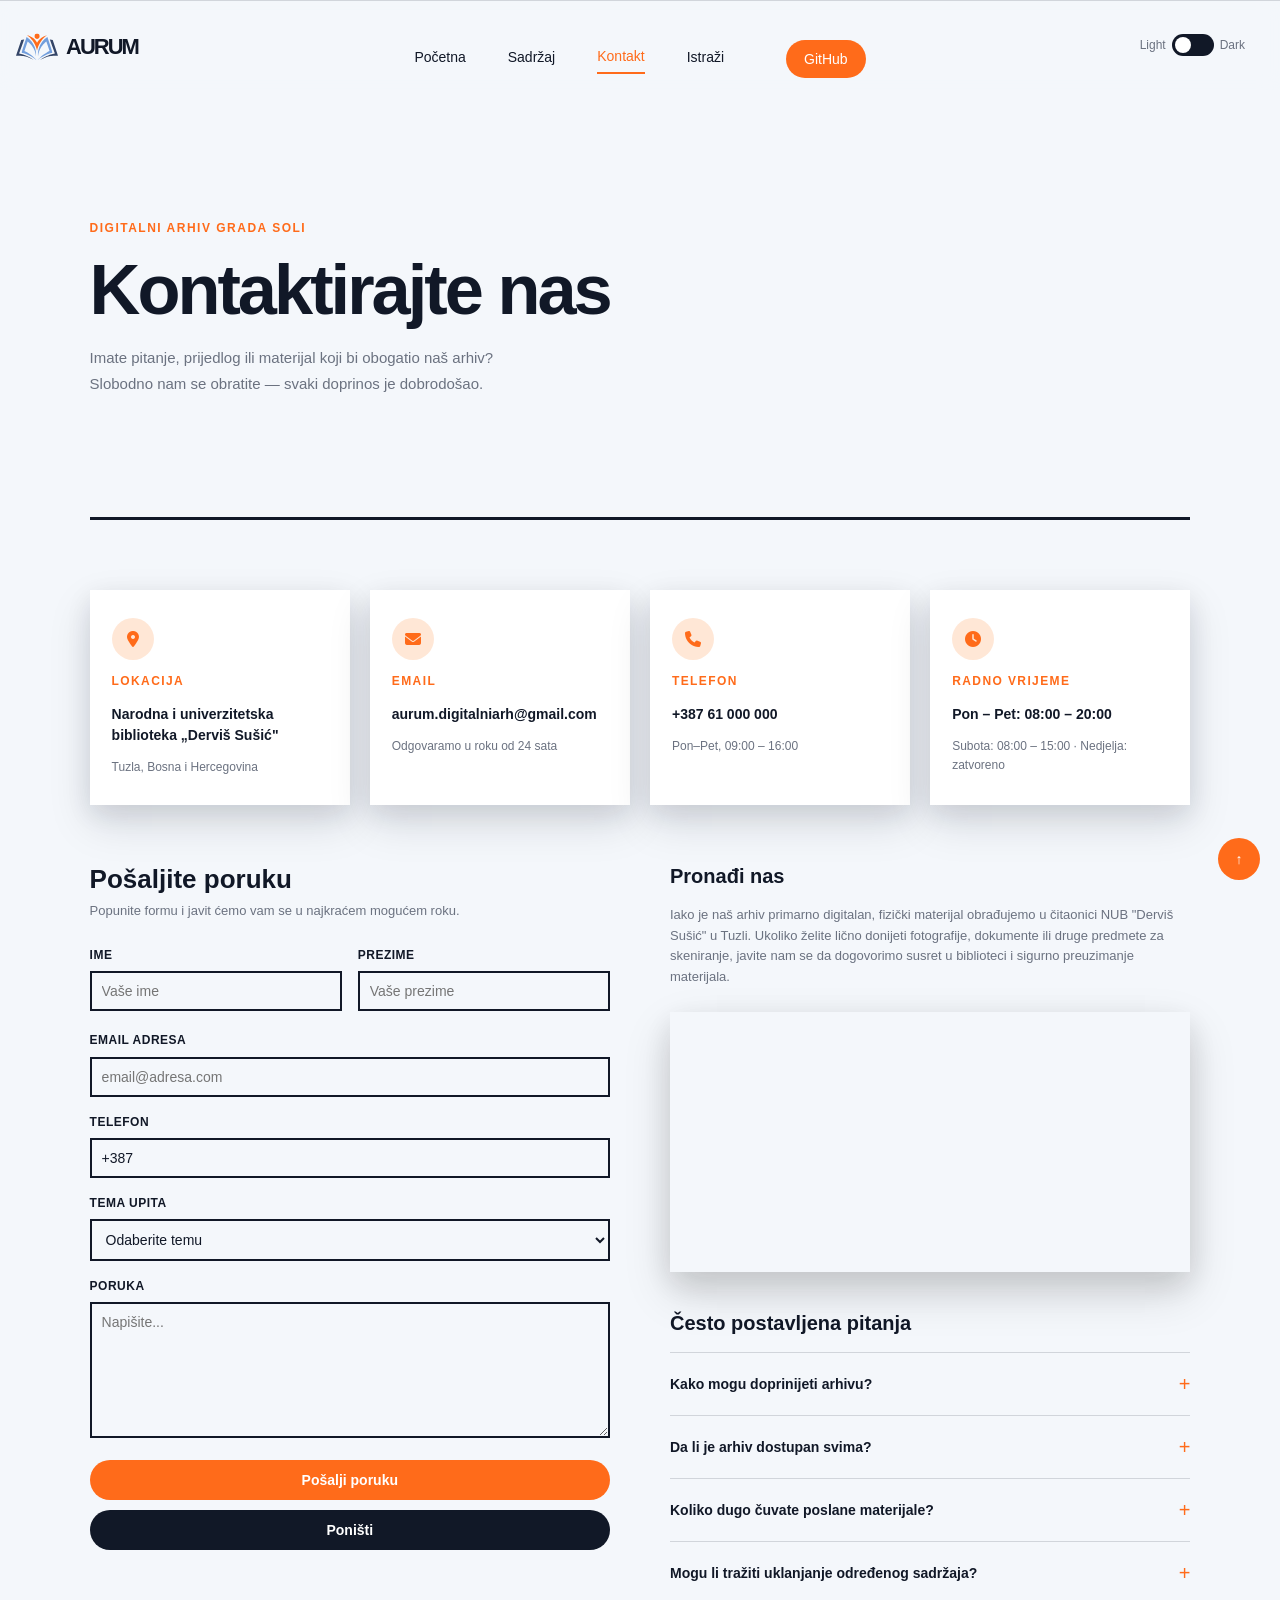
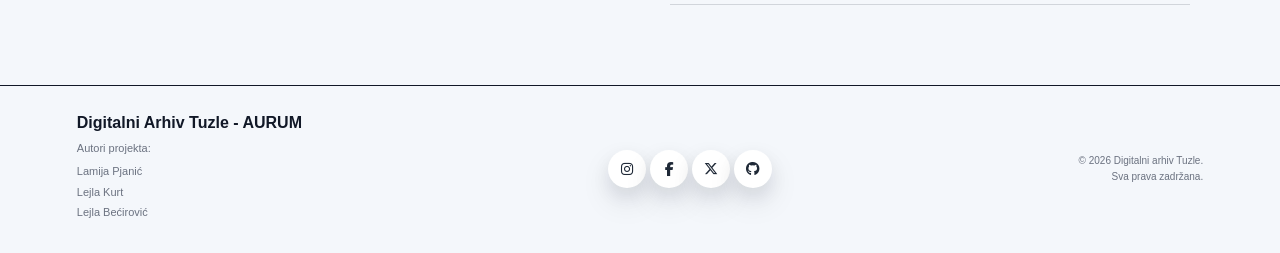
<file: kontakt.html>
<!doctype html>
<html lang="bs">
  <head>
    <meta charset="UTF-8" />
    <meta name="viewport" content="width=device-width, initial-scale=1.0" />
    <title>Kontakt | Digitalni arhiv Tuzle</title>
    <link rel="stylesheet" href="css/tptpstil.css" />
    <link
      rel="stylesheet"
      href="https://cdnjs.cloudflare.com/ajax/libs/font-awesome/6.5.1/css/all.min.css"
    />
    <script src="js/tptpskripte.js" defer></script>
  </head>

  <body>
    <header>
      <div class="header-top">
        <div class="logo-container">
          <img
            src="images/logo1.svg"
            alt="Grb Tuzlanskog kantona"
            class="grb"
          />
          <h1 class="logo">AURUM</h1>
        </div>
      </div>

      <nav aria-label="Glavni navigacijski meni">
        <a href="index.html">Početna</a>
        <a href="sadrzaj.html">Sadržaj</a>
        <a href="kontakt.html" class="active">Kontakt</a>
        <a href="istrazuj.html">Istraži</a>
        <a href="https://github.com/" target="_blank">GitHub</a>
      </nav>

      <div class="theme-switch">
        <div class="toggle-row">
          <span>Light</span>
          <button id="theme-toggle" type="button">
            <span class="toggle-circle"></span>
          </button>
          <span>Dark</span>
        </div>
      </div>
    </header>

    <main style="width: 100%; margin: 0">
      <!-- HERO -->
      <section class="hero-kontakt">
        <p class="hero-label">Digitalni arhiv grada soli</p>
        <h2>Kontaktirajte nas</h2>
        <p>
          Imate pitanje, prijedlog ili materijal koji bi obogatio naš arhiv?
          <br />
          Slobodno nam se obratite — svaki doprinos je dobrodošao.
        </p>
      </section>

      <!-- INFO KARTICE -->
      <div class="kontakt-kartice">
        <div class="kontakt-kartica">
          <div class="k-ikona"><i class="fa-solid fa-location-dot"></i></div>
          <span class="k-label">Lokacija</span>
          <span class="k-vrijednost"
            >Narodna i univerzitetska biblioteka „Derviš Sušić"</span
          >
          <span class="k-opis">Tuzla, Bosna i Hercegovina</span>
        </div>

        <div class="kontakt-kartica">
          <div class="k-ikona"><i class="fa-solid fa-envelope"></i></div>
          <span class="k-label">Email</span>
          <span class="k-vrijednost">aurum.digitalniarh@gmail.com</span>
          <span class="k-opis">Odgovaramo u roku od 24 sata</span>
        </div>

        <div class="kontakt-kartica">
          <div class="k-ikona"><i class="fa-solid fa-phone"></i></div>
          <span class="k-label">Telefon</span>
          <span class="k-vrijednost">+387 61 000 000</span>
          <span class="k-opis">Pon–Pet, 09:00 – 16:00</span>
        </div>

        <div class="kontakt-kartica">
          <div class="k-ikona"><i class="fa-solid fa-clock"></i></div>
          <span class="k-label">Radno vrijeme</span>
          <span class="k-vrijednost">Pon – Pet: 08:00 – 20:00</span>
          <span class="k-opis"
            >Subota: 08:00 – 15:00 · Nedjelja: zatvoreno</span
          >
        </div>
      </div>

      <!-- DVOKOLONSKI GRID: FORMA + MAPA + CESTA PITANJA -->
      <div class="kontakt-grid">
        <!-- Lijevo: forma -->
        <div class="kontakt-forma-wrap">
          <h3>Pošaljite poruku</h3>
          <p>Popunite formu i javit ćemo vam se u najkraćem mogućem roku.</p>

          <form id="kontaktForma" novalidate>
            <div class="red-dva">
              <div>
                <label for="ime">Ime</label>
                <input type="text" id="ime" name="ime" placeholder="Vaše ime" />
                <span id="greskaIme" class="greska2"></span>
              </div>
              <div>
                <label for="prezime">Prezime</label>
                <input
                  type="text"
                  id="prezime"
                  name="prezime"
                  placeholder="Vaše prezime"
                />
                <span id="greskaPrezime" class="greska2"></span>
              </div>
            </div>

            <div>
              <label for="email">Email adresa</label>
              <input
                type="text"
                id="email"
                name="email"
                placeholder="email@adresa.com"
              />
              <span id="greskaEmail" class="greska2"></span>
            </div>

            <div>
              <label for="telefon">Telefon</label>
              <input
                type="text"
                id="telefon"
                name="telefon"
                value="+387 "
                placeholder="+387 00 000 000"
              />
              <span id="greskaTelefon" class="greska2"></span>
            </div>

            <div>
              <label for="tema">Tema upita</label>
              <select id="tema" name="tema">
                <option value="">Odaberite temu</option>
                <option value="fotografije">Fotografije</option>
                <option value="dokumenti">Dokumenti</option>
                <option value="video">Video arhiv</option>
                <option value="suradnja">Želim surađivati</option>
                <option value="greska">Želim prijaviti grešku</option>
                <option value="prijedlog">Prijedlog za arhiv</option>
                <option value="prijedlog">Ostalo</option>
              </select>
              <span id="greskaTema" class="greska2"></span>
            </div>

            <div>
              <label for="poruka">Poruka</label>
              <textarea
                id="poruka"
                name="poruka"
                rows="7"
                placeholder="Napišite..."
              ></textarea>
              <span id="greskaPoruka" class="greska2"></span>
            </div>

            <div>
              <button type="submit">Pošalji poruku</button>
              <button type="reset" id="resetDugme2">Poništi</button>
            </div>

            <p id="uspjesnaPoruka2"></p>
          </form>
        </div>

        <!-- Desno: mapa + FAQ -->
        <div class="kontakt-desno">
          <!-- Mapa -->
          <div class="mapa-wrap">
            <h3>Pronađi nas</h3>
            <p>
              Iako je naš arhiv primarno digitalan, fizički materijal obrađujemo
              u čitaonici NUB "Derviš Sušić" u Tuzli. Ukoliko želite lično
              donijeti fotografije, dokumente ili druge predmete za skeniranje,
              javite nam se da dogovorimo susret u biblioteci i sigurno
              preuzimanje materijala.
            </p>
            <iframe
              title="Mapa: Biblioteka Derviš Sušić"
              src="https://www.google.com/maps/embed?pb=!1m18!1m12!1m3!1d2843.890010094345!2d18.6796362!3d44.5378846!2m3!1f0!2f0!3f0!3m2!1i1024!2i768!4f13.1!3m3!1m2!1s0x475ead239d1d5b07%3A0xc2091daead0c1d2e!2zTmFyb2RuYSBpIHN2ZXXEjWlsacWhbmEga25qacW-bmljYSAiRGVydmnFoSBTdcWhacSHIg!5e0!3m2!1shr!2sba!4v1778425537579!5m2!1shr!2sba"
              loading="lazy"
              referrerpolicy="no-referrer-when-downgrade"
              allowfullscreen
            ></iframe>
          </div>

          <!-- FAQ -->
          <div class="faq-wrap">
            <h3>Često postavljena pitanja</h3>

            <details>
              <summary>Kako mogu doprinijeti arhivu?</summary>
              <p>
                Možete nam poslati fotografije, dokumente ili priče putem
                kontakt forme. Sve materijale pregledamo i, ukoliko su
                relevantni, dodamo u digitalni arhiv uz vaše navođenje kao
                donatora.
              </p>
            </details>

            <details>
              <summary>Da li je arhiv dostupan svima?</summary>
              <p>
                Da — AURUM je potpuno besplatan i otvoren za javnost. Cilj
                projekta je očuvanje i dijeljenje historijskog nasljeđa Tuzle sa
                što širom publikom.
              </p>
            </details>

            <details>
              <summary>Koliko dugo čuvate poslane materijale?</summary>
              <p>
                Svi prihvaćeni materijali čuvaju se trajno u okviru arhiva.
                Materijali koji ne budu uvršteni brišu se u roku od 30 dana od
                pregleda.
              </p>
            </details>

            <details>
              <summary>Mogu li tražiti uklanjanje određenog sadržaja?</summary>
              <p>
                Naravno. Ukoliko imate autorska ili lična prava na sadržaj koji
                se nalazi u arhivu, kontaktirajte nas putem forme i zahtjev ćemo
                obraditi u roku od 7 radnih dana.
              </p>
            </details>
          </div>
        </div>
      </div>
    </main>

    <div class="back-to-top">
      <a href="#">↑</a>
    </div>

    <footer>
      <!-- Lijeva kolona: Naziv i spisak autora projekta-->
      <div class="footer-left">
        <h3>Digitalni Arhiv Tuzle - AURUM</h3>
        <p>Autori projekta:</p>
        <ul class="autori-lista">
          <li>Lamija Pjanić</li>
          <li>Lejla Kurt</li>
          <li>Lejla Bećirović</li>
        </ul>
      </div>

      <!-- Srednja kolona: Socijalne mreže-->
      <!-- Svaki link ima target="_blank" za otvaranje u novom tabu -->
      <div class="footer-center">
        <a
          href="https://instagram.com"
          target="_blank"
          aria-label="Pratite nas na Instagramu"
        >
          <i class="fa-brands fa-instagram"></i>
        </a>
        <a
          href="https://facebook.com"
          target="_blank"
          aria-label="Pratite nas na Facebooku"
        >
          <i class="fa-brands fa-facebook-f"></i>
        </a>
        <a
          href="https://twitter.com"
          target="_blank"
          aria-label="Pratite nas na Twitteru"
        >
          <i class="fa-brands fa-x-twitter"></i>
        </a>
        <a
          href="https://github.com"
          target="_blank"
          aria-label="Pogledajte izvorni kod na GitHubu"
        >
          <i class="fa-brands fa-github"></i>
        </a>
      </div>

      <!-- Desna kolona: Informacije o autorskim pravima-->
      <div class="footer-right">
        <p>© 2026 Digitalni arhiv Tuzle.</p>
        <p>Sva prava zadržana.</p>
      </div>
    </footer>
  </body>
</html>
</file>
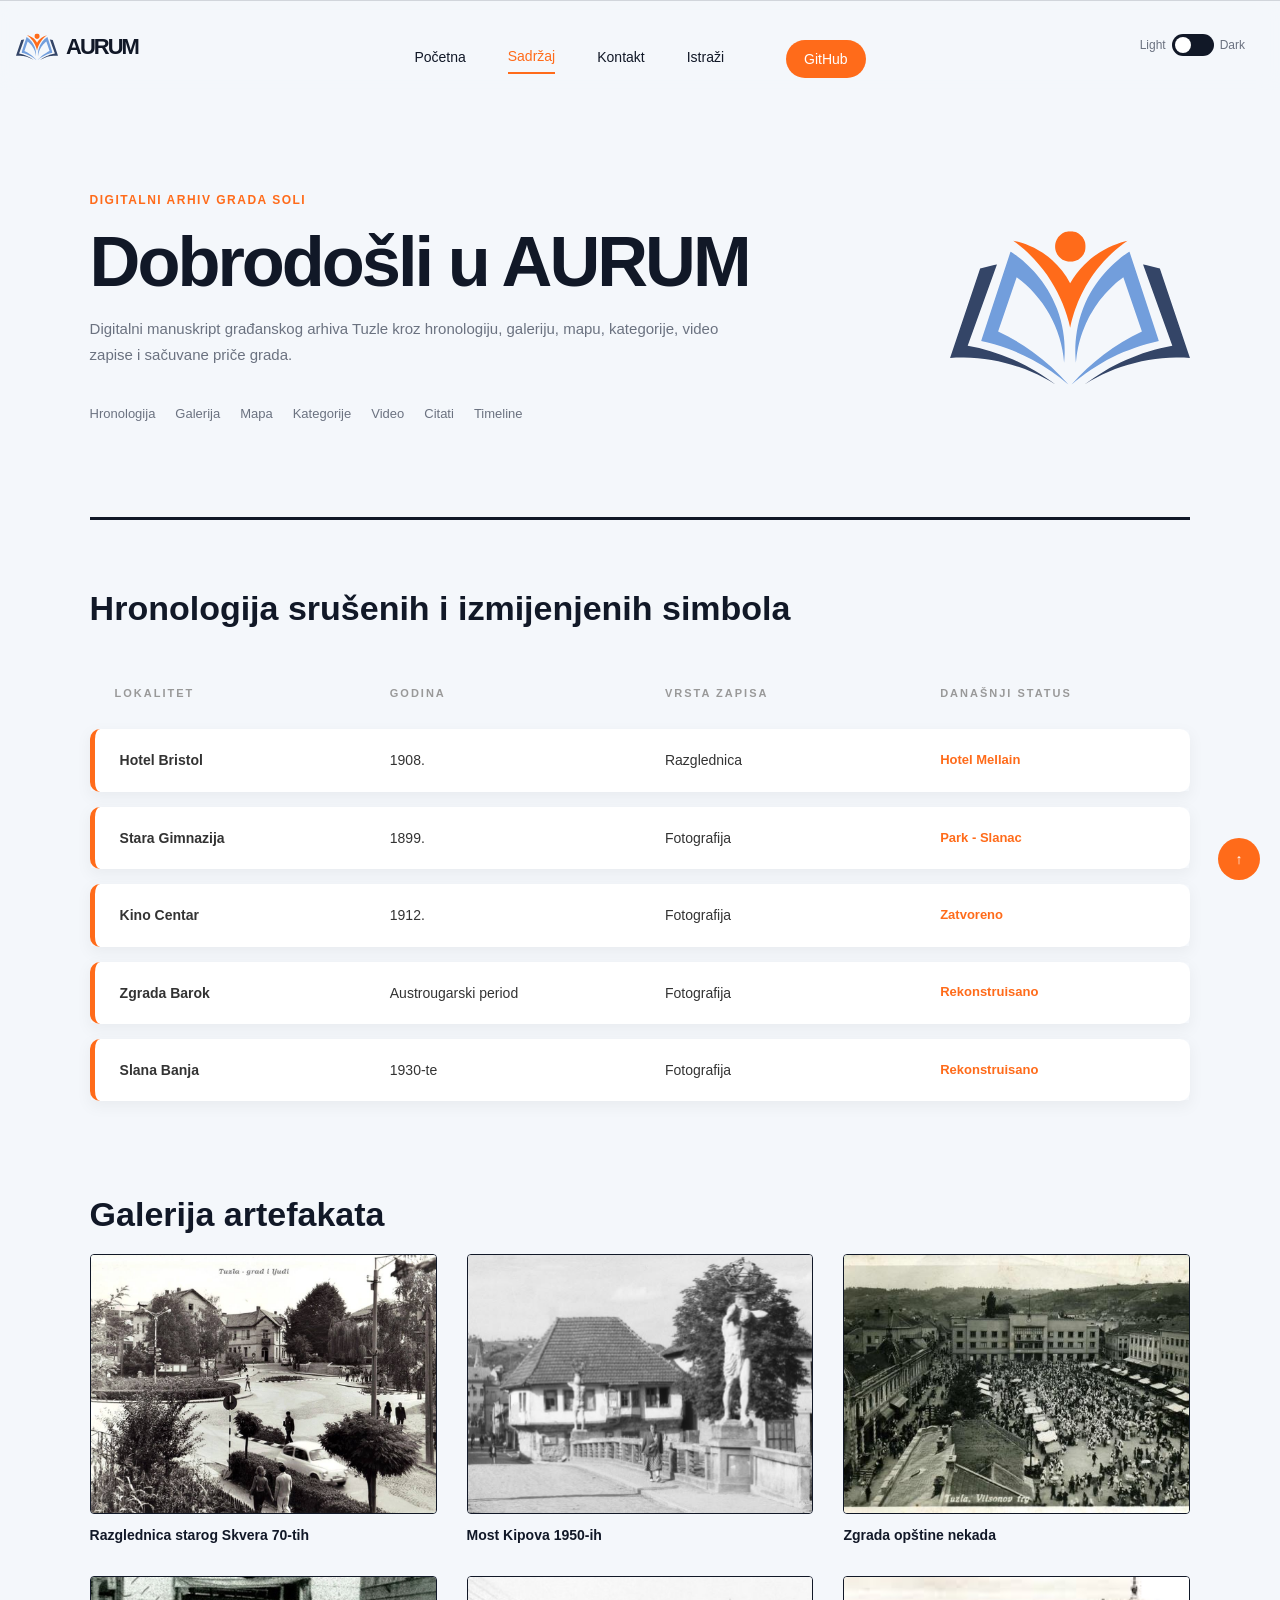
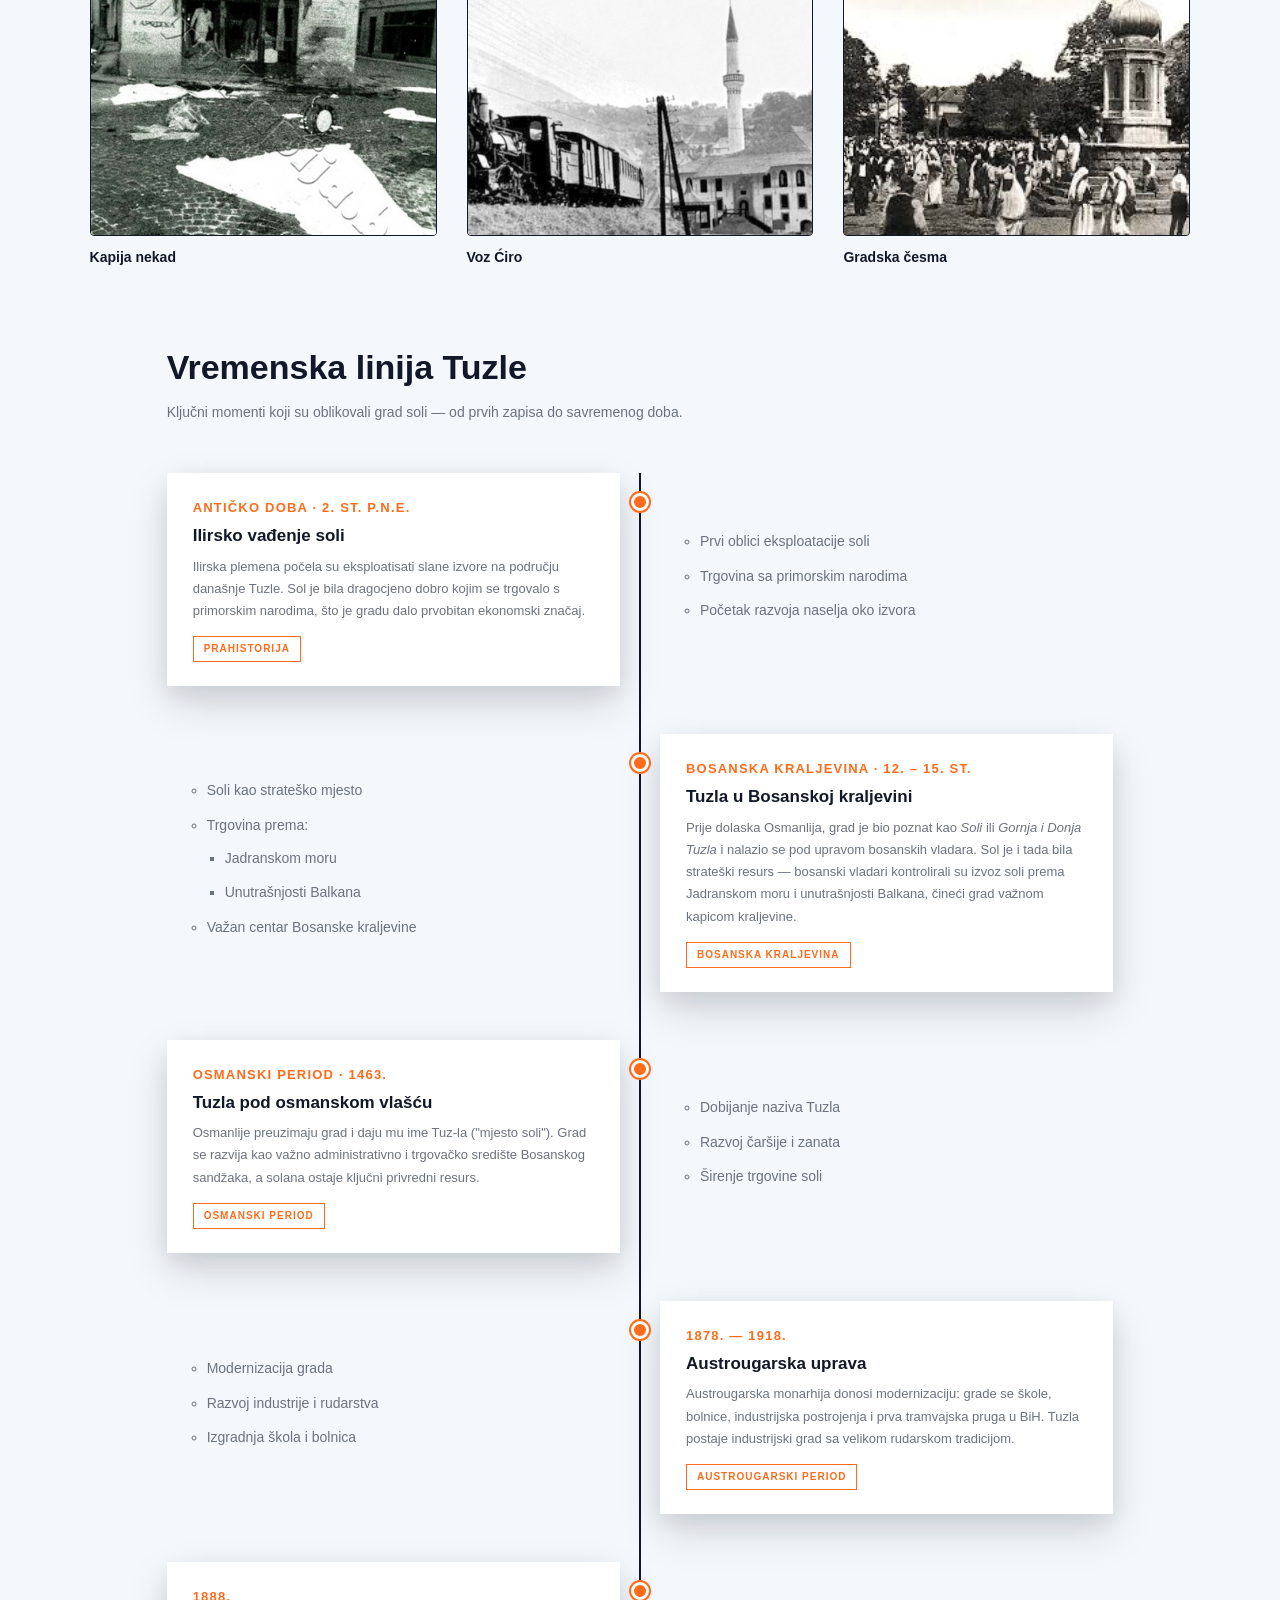
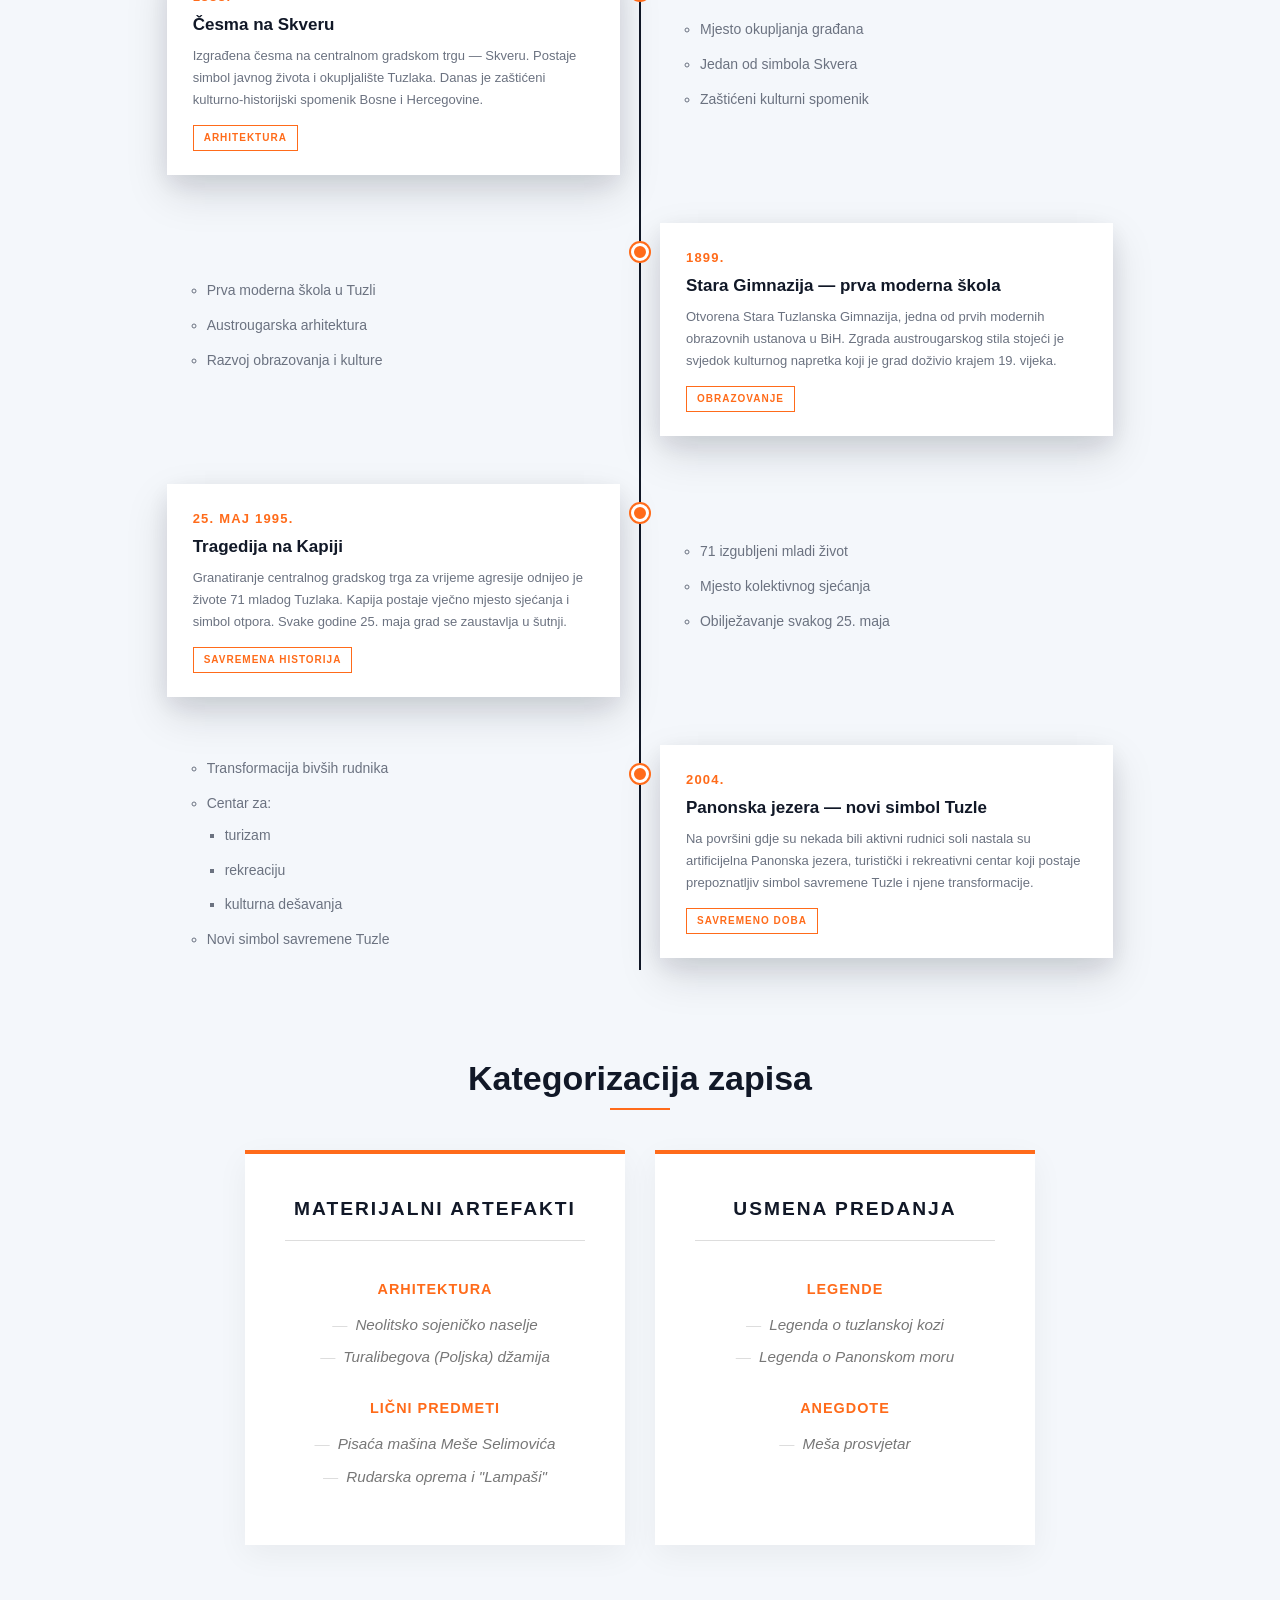
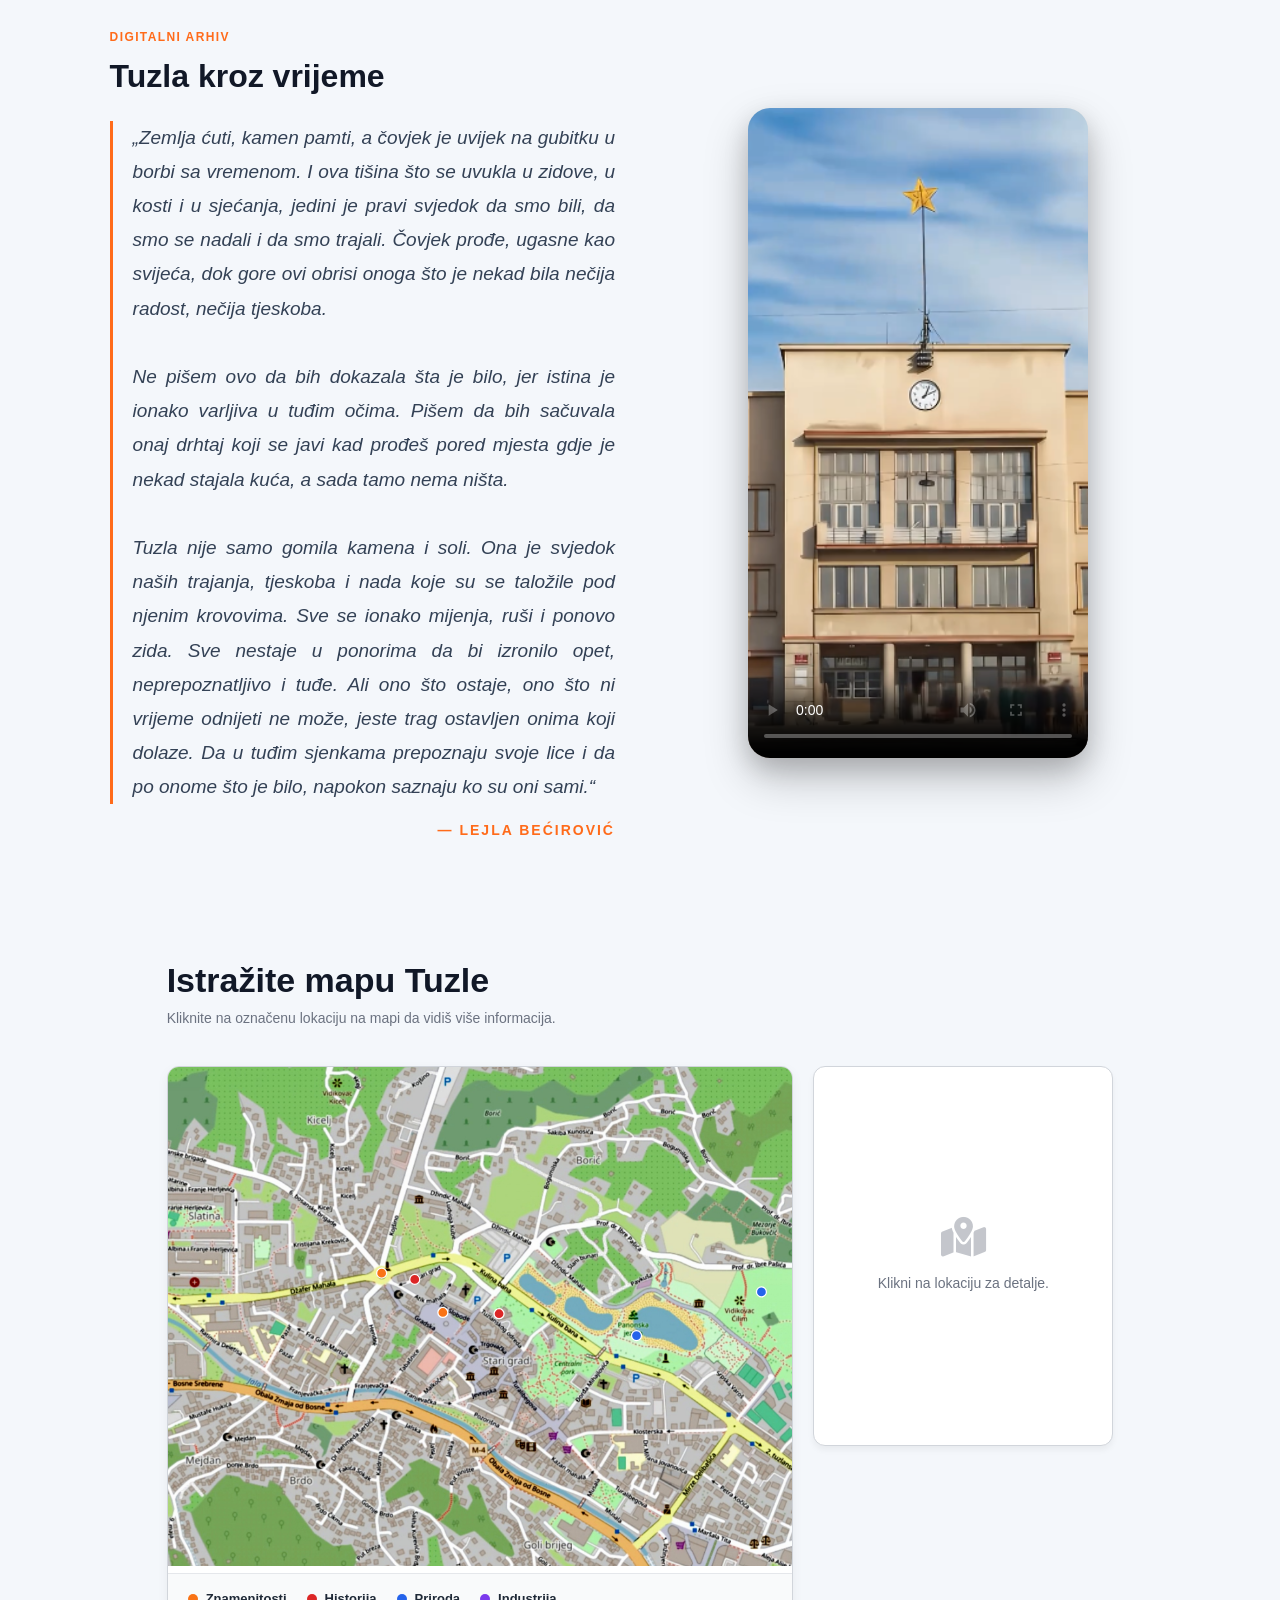
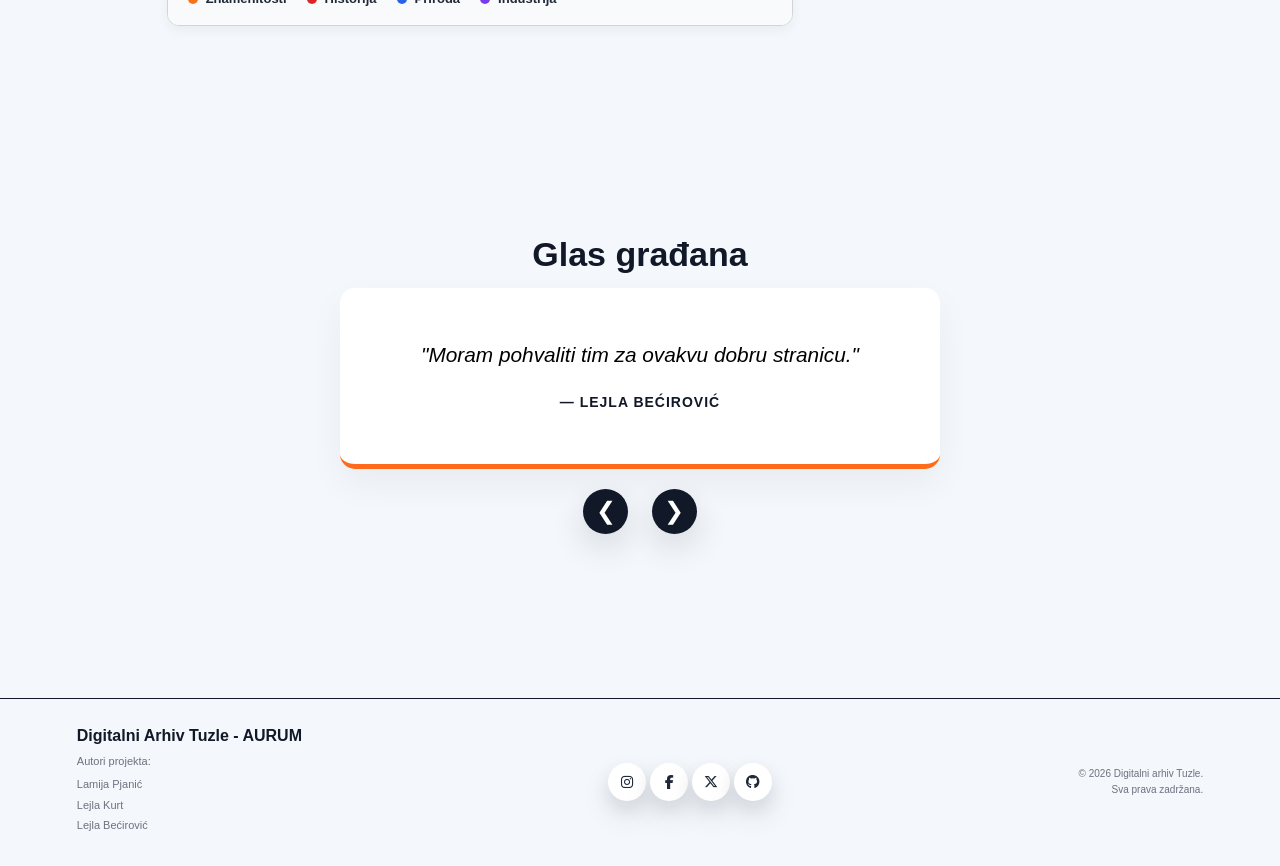
<file: sadrzaj.html>
<!-- Head i povezivanje CSS i JS fajlova -->

<!doctype html>
<html lang="bs">
  <head>
    <meta charset="UTF-8" />
    <meta name="viewport" content="width=device-width, initial-scale=1.0" />
    <title>AURUM | Sadržaj</title>
    <link rel="stylesheet" href="css/tptpstil.css" />
    <link
    rel="stylesheet"
    href="https://cdnjs.cloudflare.com/ajax/libs/font-awesome/6.5.1/css/all.min.css"
    />
    <script src="js/tptpskripte.js" defer></script>
    
  </head>

  <body>

<!-- Header i navigacija -->

 <header>
      <div class="header-top">
        <div class="logo-container">
          <img
            src="images/logo1.svg"
            alt="Grb Tuzlanskog kantona"
            class="grb"
          />
          <h1 class="logo">AURUM</h1>
        </div>
      </div>

      <nav aria-label="Glavni navigacijski meni">
        <a href="index.html">Početna</a>
        <a href="sadrzaj.html"class="active">Sadržaj</a>
        <a href="kontakt.html">Kontakt</a>
        <a href="istrazuj.html">Istraži</a>
        <a href="https://github.com/" target="_blank">GitHub</a>
      </nav>

      <div class="theme-switch">
        <div class="toggle-row">
          <span>Light</span>
          <button id="theme-toggle" type="button">
            <span class="toggle-circle"></span>
          </button>
          <span>Dark</span>
        </div>
      </div>
    </header>
<!-- Hero sekcija -->

<section class="hero-index hero-sadrzaj">
  <div class="hero-flex">  

<div class="hero-text-block">
            <p class="hero-label">Digitalni arhiv grada soli</p>
            <h2>Dobrodošli u AURUM</h2>
            <p class="hero-description">
                Digitalni manuskript građanskog arhiva Tuzle kroz hronologiju, 
                galeriju, mapu, kategorije, video zapise i sačuvane priče grada.
            </p>
        </div>

    <nav class="hero-links" aria-label="Brza navigacija po sadržaju">
      <a href="#tabela-promjena">Hronologija</a>
      <a href="#galerija-slika">Galerija</a>
      <a href="#interaktivna-mapa">Mapa</a>
      <a href="#kategorije">Kategorije</a>
      <a href="#video-arhiv">Video</a>
      <a href="#citati">Citati</a>
<a href="#timeline-sekcija">Timeline</a>
    </nav>
  </div>

  <div class="hero-logo-desno">
    <img src="images/logo1.svg" alt="Logo AURUM" class="hero-logo-img" />
  </div>
</section>
    


    <main>
      <div class="page-card">

<!-- Uvodna sekcija -->

        <section id="uvod">
          <h1>Digitalni Arhiv: Vremenska Kapsula Tuzle</h1>
          <p>Ovdje čuvamo fragmente prošlosti koji polako nestaju.</p>
        </section>


<!-- Tabela hronologije -->

        <section id="tabela-promjena">
  <h2>Hronologija srušenih i izmijenjenih simbola</h2>

  <table>
    <thead>
      <tr>
        <th>Lokalitet</th>
        <th>Godina</th>
        <th>Vrsta zapisa</th>
        <th>Današnji status</th>
      </tr>
    </thead>

    <tbody>
      <!-- 1. Hotel Bristol -->
      <tr class="clickable-row" data-target="modal-bristol" style="cursor: pointer;">
        <td>Hotel Bristol</td>
        <td>1908.</td>
        <td>Razglednica</td>
        <td>Hotel Mellain</td>
      </tr>

      <!-- 2. Stara Gimnazija -->
      <tr class="clickable-row" data-target="modal-gimnazija" style="cursor: pointer;">
        <td>Stara Gimnazija</td>
        <td>1899.</td>
        <td>Fotografija</td>
        <td>Park - Slanac</td>
      </tr>

      <!-- 3. Kino Centar -->
      <tr class="clickable-row" data-target="modal-kino" style="cursor: pointer;">
        <td>Kino Centar</td>
        <td>1912.</td>
        <td>Fotografija</td>
        <td>Zatvoreno</td>
      </tr>

      <!-- 4. Zgrada Barok -->
      <tr class="clickable-row" data-target="modal-barok" style="cursor: pointer;">
        <td>Zgrada Barok</td>
        <td>Austrougarski period</td>
        <td>Fotografija</td>
        <td>Rekonstruisano</td>
      </tr>

      <!-- 5. Slana Banja -->
      <tr class="clickable-row" data-target="modal-cesma" style="cursor: pointer;">
        <td>Slana Banja</td>
        <td>1930-te</td>
        <td>Fotografija</td>
        <td>Rekonstruisano</td>
      </tr>
    </tbody>
  </table>
</section>

<!-- Modalni prozori -->

<!-- 1. MODAL: Hotel Bristol -->
<div id="modal-bristol" class="modal">
  <div class="modal-content">
    <span class="close-modal">&times;</span>
    <h3>Hotel Bristol — Nekad i sad</h3>
    <div class="slider-container">
      <img src="images/bristol-poslije.jpg" alt="Hotel Bristol danas" class="slider-img img-after">
      <div class="img-before-wrapper">
        <img src="images/bristol-prije.jpg" alt="Hotel Bristol nekad" class="slider-img img-before">
      </div>
      <div class="slider-handle"><div class="handle-circle"></div></div>
    </div>
  </div>
</div>

<!-- 2. MODAL: Stara Gimnazija -->
<div id="modal-gimnazija" class="modal">
  <div class="modal-content">
    <span class="close-modal">&times;</span>
    <h3>Stara Gimnazija — Nekad i sad</h3>
    <div class="slider-container">
      <img src="images/gimnazija-poslije.jpg" alt="Stara Gimnazija danas" class="slider-img img-after">
      <div class="img-before-wrapper">
        <img src="images/gimnazija-prije.jpg" alt="Stara Gimnazija nekad" class="slider-img img-before">
      </div>
      <div class="slider-handle"><div class="handle-circle"></div></div>
    </div>
  </div>
</div>

<!-- 3. MODAL: Kino Centar -->
<div id="modal-kino" class="modal">
  <div class="modal-content">
    <span class="close-modal">&times;</span>
    <h3>Kino Centar — Nekad i sad</h3>
    <div class="slider-container">
      <img src="images/kino-poslije.jpg" alt="Kino Centar danas" class="slider-img img-after">
      <div class="img-before-wrapper">
        <img src="images/kino-prije.jpg" alt="Kino Centar nekad" class="slider-img img-before">
      </div>
      <div class="slider-handle"><div class="handle-circle"></div></div>
    </div>
  </div>
</div>

<!-- 4. MODAL: Zgrada Barok -->
<div id="modal-barok" class="modal">
  <div class="modal-content">
    <span class="close-modal">&times;</span>
    <h3>Zgrada Barok — Nekad i sad</h3>
    <div class="slider-container">
      <img src="images/barok-poslije.jpg" alt="Zgrada Barok danas" class="slider-img img-after">
      <div class="img-before-wrapper">
        <img src="images/barok-prije.jpg" alt="Zgrada Barok nekad" class="slider-img img-before">
      </div>
      <div class="slider-handle"><div class="handle-circle"></div></div>
    </div>
  </div>
</div>

<!-- 5. MODAL: Česma na Skveru -->
<div id="modal-cesma" class="modal">
  <div class="modal-content">
    <span class="close-modal">&times;</span>
    <h3>Česma na Skveru — Nekad i sad</h3>
    <div class="slider-container">
      <img src="images/banja-poslije.jpg" alt="Česma na Skveru danas" class="slider-img img-after">
      <div class="img-before-wrapper">
        <img src="images/banja-prije.jpg" alt="Česma na Skveru nekad" class="slider-img img-before">
      </div>
      <div class="slider-handle"><div class="handle-circle"></div></div>
    </div>
  </div>
</div>

<!-- Galerija artefakata -->

         <section id="galerija-slika">
    <h2>Galerija artefakata</h2>

    <div class="galerija">
        <figure class="siroka">
            <img src="images/skver.jpg" alt="Skver">
            <figcaption>Razglednica starog Skvera 70-tih</figcaption>
        </figure>
        
        <figure>
            <img src="images/kipovi.jpg" alt="Kipovi">
            <figcaption>Most Kipova 1950-ih</figcaption>
        </figure>

        <figure>
            <img src="images/Vilsonov-trg.jpg" alt="Opština">
            <figcaption>Zgrada opštine nekada</figcaption>
        </figure>

        <figure>
            <img src="images/kapija.jpg" alt="Kapija">
            <figcaption>Kapija nekad</figcaption>
        </figure>

        <figure>
            <img src="images/Ćiro.jpg" alt="Ćiro">
            <figcaption>Voz Ćiro</figcaption>
        </figure>

        <figure>
            <img src="images/gradska_cesma.jpg" alt="Česma">
            <figcaption>Gradska česma</figcaption>
        </figure>

      </div>
    </section>

        


<!-- Timeline sekcija -->

      <section class="timeline-sekcija" id="timeline-sekcija" aria-label="Vremenska linija historije Tuzle">

  <h2>Vremenska linija Tuzle</h2>
  <p>Ključni momenti koji su oblikovali grad soli — od prvih zapisa do savremenog doba.</p>

  <ul class="timeline-lista" role="list">

    <li class="tl-stavka" role="listitem">
      <div class="tl-kartica">
        <p class="tl-godina">Antičko doba · 2. st. p.n.e.</p>
        <h3>Ilirsko vađenje soli</h3>
        <p>Ilirska plemena počela su eksploatisati slane izvore na području
          današnje Tuzle. Sol je bila dragocjeno dobro kojim se trgovalo
          s primorskim narodima, što je gradu dalo prvobitan ekonomski značaj.</p>
        <span class="tl-badge">Prahistorija</span>
      </div>

      <div class="tl-marker" aria-hidden="true"></div>

      <div class="tl-side-lista">
        <ul>
          <li>Prvi oblici eksploatacije soli</li>
          <li>Trgovina sa primorskim narodima</li>
          <li>Početak razvoja naselja oko izvora</li>
        </ul>
      </div>
    </li>

    <li class="tl-stavka" role="listitem">
      <div class="tl-side-lista">
        <ul>
          <li>Soli kao strateško mjesto</li>
          <li>Trgovina prema:
            <ul>
              <li>Jadranskom moru</li>
              <li>Unutrašnjosti Balkana</li>
            </ul>
          </li>
          <li>Važan centar Bosanske kraljevine</li>
        </ul>
      </div>

      <div class="tl-marker" aria-hidden="true"></div>

      <div class="tl-kartica">
        <p class="tl-godina">Bosanska kraljevina · 12. – 15. st.</p>
        <h3>Tuzla u Bosanskoj kraljevini</h3>
        <p>Prije dolaska Osmanlija, grad je bio poznat kao <em>Soli</em> ili
          <em>Gornja i Donja Tuzla</em> i nalazio se pod upravom bosanskih
          vladara. Sol je i tada bila strateški resurs — bosanski vladari
          kontrolirali su izvoz soli prema Jadranskom moru i unutrašnjosti
          Balkana, čineći grad važnom kapicom kraljevine.</p>
        <span class="tl-badge">Bosanska kraljevina</span>
      </div>
    </li>

    <li class="tl-stavka" role="listitem">
      <div class="tl-kartica">
        <p class="tl-godina">Osmanski period · 1463.</p>
        <h3>Tuzla pod osmanskom vlašću</h3>
        <p>Osmanlije preuzimaju grad i daju mu ime Tuz-la ("mjesto soli").
          Grad se razvija kao važno administrativno i trgovačko središte
          Bosanskog sandžaka, a solana ostaje ključni privredni resurs.</p>
        <span class="tl-badge">Osmanski period</span>
      </div>

      <div class="tl-marker" aria-hidden="true"></div>

      <div class="tl-side-lista">
        <ul>
          <li>Dobijanje naziva Tuzla</li>
          <li>Razvoj čaršije i zanata</li>
          <li>Širenje trgovine soli</li>
        </ul>
      </div>
    </li>

    <li class="tl-stavka" role="listitem">
      <div class="tl-side-lista">
        <ul>
          <li>Modernizacija grada</li>
          <li>Razvoj industrije i rudarstva</li>
          <li>Izgradnja škola i bolnica</li>
        </ul>
      </div>

      <div class="tl-marker" aria-hidden="true"></div>

      <div class="tl-kartica">
        <p class="tl-godina">1878. — 1918.</p>
        <h3>Austrougarska uprava</h3>
        <p>Austrougarska monarhija donosi modernizaciju: grade se škole,
          bolnice, industrijska postrojenja i prva tramvajska pruga u BiH.
          Tuzla postaje industrijski grad sa velikom rudarskom tradicijom.</p>
        <span class="tl-badge">Austrougarski period</span>
      </div>
    </li>

    <li class="tl-stavka" role="listitem">
      <div class="tl-kartica">
        <p class="tl-godina">1888.</p>
        <h3>Česma na Skveru</h3>
        <p>Izgrađena česma na centralnom gradskom trgu — Skveru.
          Postaje simbol javnog života i okupljalište Tuzlaka. Danas
          je zaštićeni kulturno-historijski spomenik Bosne i Hercegovine.</p>
        <span class="tl-badge">Arhitektura</span>
      </div>

      <div class="tl-marker" aria-hidden="true"></div>

      <div class="tl-side-lista">
        <ul>
          <li>Mjesto okupljanja građana</li>
          <li>Jedan od simbola Skvera</li>
          <li>Zaštićeni kulturni spomenik</li>
        </ul>
      </div>
    </li>

    <li class="tl-stavka" role="listitem">
      <div class="tl-side-lista">
        <ul>
          <li>Prva moderna škola u Tuzli</li>
          <li>Austrougarska arhitektura</li>
          <li>Razvoj obrazovanja i kulture</li>
        </ul>
      </div>

      <div class="tl-marker" aria-hidden="true"></div>

      <div class="tl-kartica">
        <p class="tl-godina">1899.</p>
        <h3>Stara Gimnazija — prva moderna škola</h3>
        <p>Otvorena Stara Tuzlanska Gimnazija, jedna od prvih modernih
          obrazovnih ustanova u BiH. Zgrada austrougarskog stila stojeći
          je svjedok kulturnog napretka koji je grad doživio krajem 19. vijeka.</p>
        <span class="tl-badge">Obrazovanje</span>
      </div>
    </li>

    <li class="tl-stavka" role="listitem">
      <div class="tl-kartica">
        <p class="tl-godina">25. maj 1995.</p>
        <h3>Tragedija na Kapiji</h3>
        <p>Granatiranje centralnog gradskog trga za vrijeme agresije odnijeo
          je živote 71 mladog Tuzlaka. Kapija postaje vječno mjesto sjećanja
          i simbol otpora. Svake godine 25. maja grad se zaustavlja u šutnji.</p>
        <span class="tl-badge">Savremena historija</span>
      </div>

      <div class="tl-marker" aria-hidden="true"></div>

      <div class="tl-side-lista">
        <ul>
          <li>71 izgubljeni mladi život</li>
          <li>Mjesto kolektivnog sjećanja</li>
          <li>Obilježavanje svakog 25. maja</li>
        </ul>
      </div>
    </li>

    <li class="tl-stavka" role="listitem">
      <div class="tl-side-lista">
        <ul>
          <li>Transformacija bivših rudnika</li>
          <li>Centar za:
            <ul>
              <li>turizam</li>
              <li>rekreaciju</li>
              <li>kulturna dešavanja</li>
            </ul>
          </li>
          <li>Novi simbol savremene Tuzle</li>
        </ul>
      </div>

      <div class="tl-marker" aria-hidden="true"></div>

      <div class="tl-kartica">
        <p class="tl-godina">2004.</p>
        <h3>Panonska jezera — novi simbol Tuzle</h3>
        <p>Na površini gdje su nekada bili aktivni rudnici soli nastala su
          artificijelna Panonska jezera, turistički i rekreativni centar
          koji postaje prepoznatljiv simbol savremene Tuzle i njene
          transformacije.</p>
        <span class="tl-badge">Savremeno doba</span>
      </div>
    </li>

  </ul>
</section>


<!-- Kategorizacija zapisa --> 

<section id="kategorije">
  <h2>Kategorizacija zapisa</h2>
  <ul class="main-list">
    <li>
      <div class="category-header">Materijalni artefakti</div>
      <ul class="sub-list">
        <li>
          <strong>Arhitektura</strong>
          <ul class="nested-list">
            <li>Neolitsko sojeničko naselje</li>
            <li>Turalibegova (Poljska) džamija</li>
          </ul>
        </li>
        <li>
          <strong>Lični predmeti</strong>
          <ul class="nested-list">
            <li>Pisaća mašina Meše Selimovića</li>
            <li>Rudarska oprema i "Lampaši"</li>
          </ul>
        </li>
      </ul>
    </li>

    <li>
      <div class="category-header">Usmena predanja</div>
      <ul class="sub-list">
        <li>
          <strong>Legende</strong>
          <ul class="nested-list">
            <li>Legenda o tuzlanskoj kozi</li>
            <li>Legenda o Panonskom moru</li>
          </ul>
        </li>
        <li>
          <strong>Anegdote</strong>
          <ul class="nested-list">
            <li>Meša prosvjetar</li>
          </ul>
        </li>
      </ul>
    </li>
  </ul>
</section>

<!-- Video sekcija -->

<div class="video-stranica-kontejner">
  <section class="video-sekcija" id="video-arhiv">
    <div class="video-info">
      <span class="video-tag">DIGITALNI ARHIV</span>
      <h2>Tuzla kroz vrijeme</h2>
      <p>
        „Zemlja ćuti, kamen pamti, a čovjek je uvijek na gubitku u borbi sa vremenom. I ova tišina što se uvukla u zidove, u kosti i u sjećanja, jedini je pravi svjedok da smo bili, da smo se nadali i da smo trajali. Čovjek prođe, ugasne kao svijeća, dok gore ovi obrisi onoga što je nekad bila nečija radost, nečija tjeskoba.
        <br><br>
        Ne pišem ovo da bih dokazala šta je bilo, jer istina je ionako varljiva u tuđim očima. Pišem da bih sačuvala onaj drhtaj koji se javi kad prođeš pored mjesta gdje je nekad stajala kuća, a sada tamo nema ništa.
        <br><br>
        Tuzla nije samo gomila kamena i soli. Ona je svjedok naših trajanja, tjeskoba i nada koje su se taložile pod njenim krovovima. Sve se ionako mijenja, ruši i ponovo zida. Sve nestaje u ponorima da bi izronilo opet, neprepoznatljivo i tuđe. Ali ono što ostaje, ono što ni vrijeme odnijeti ne može, jeste trag ostavljen onima koji dolaze. Da u tuđim sjenkama prepoznaju svoje lice i da po onome što je bilo, napokon saznaju ko su oni sami.“
      </p>
      <span class="potpis">— Lejla Bećirović</span>
    </div>
    <div class="video-container-custom">
      <video controls poster="images/video-cover.png">
        <source src="videos/tuzla_kroz_vrijeme.mp4" type="video/mp4" />
      </video>
    </div>
  </section>
</div>

<!-- Interaktivna mapa Tuzle -->

<section class="mapa-istrazi-sekcija" id="interaktivna-mapa">
  <h2>Istražite mapu Tuzle</h2>
  <p>Kliknite na označenu lokaciju na mapi da vidiš više informacija.</p>

  <div class="mapa-grid">
    <div class="mapa-svg-wrap">
      <svg viewBox="0 0 1000 800" xmlns="http://www.w3.org/2000/svg" id="mapaSvg">
        <image href="images/mapa.jpg" x="0" y="0" width="1000" height="800" preserveAspectRatio="xMidYMid slice"/>

        <!-- ── ZNAMENITOSTI (narančasta) ── -->
        <g class="mapa-zona" data-naziv="Skver" data-kategorija="Znamenitosti"
           data-opis="Glavno čvorište grada i simbol Tuzle sa čuvenom česmom."
           data-ikona="fa-landmark" data-boja="#f97316">
          <circle cx="342" cy="330" r="8" fill="#f97316" stroke="white" stroke-width="2"/>
        </g>

        <g class="mapa-zona" data-naziv="Trg Slobode" data-kategorija="Znamenitosti"
           data-opis="Najveći trg u Bosni i Hercegovini, poznat po velikom platou, centralnoj fontani i rekonstruisanoj zgradi Baroka."
           data-ikona="fa-building" data-boja="#f97316">
          <circle cx="440" cy="393" r="8" fill="#f97316" stroke="white" stroke-width="2"/>
        </g>

        <!-- ── HISTORIJA (crvena) ── -->
        <g class="mapa-zona" data-naziv="Kapija" data-kategorija="Historija"
           data-opis="Mjesto stradanja tuzlanske mladosti 25. maja 1995. godine."
           data-ikona="fa-heart" data-boja="#dc2626">
          <circle cx="530" cy="395" r="8" fill="#dc2626" stroke="white" stroke-width="2"/>
        </g>

        <g class="mapa-zona" data-naziv="Stari grad" data-kategorija="Historija"
           data-opis="Historijska jezgra grada koja čuva duh stare Tuzle."
           data-ikona="fa-archway" data-boja="#dc2626">
          <circle cx="395" cy="340" r="8" fill="#dc2626" stroke="white" stroke-width="2"/>
        </g>

        <!-- ── PRIRODA (plava) ── -->
        <g class="mapa-zona" data-naziv="Park Slana Banja" data-kategorija="Priroda"
           data-opis="Najveća parkovska površina u gradu sa brojnim spomenicima."
           data-ikona="fa-water" data-boja="#2563eb">
          <circle cx="950" cy="360" r="8" fill="#2563eb" stroke="white" stroke-width="2"/>
        </g>

        <g class="mapa-zona" data-naziv="Panonska jezera" data-kategorija="Priroda"
           data-opis="Jedinstvena slana jezera u Evropi sa ljekovitim svojstvima."
           data-ikona="fa-tree" data-boja="#2563eb">
          <circle cx="750" cy="430" r="8" fill="#2563eb" stroke="white" stroke-width="2"/>
        </g>

        <!-- Pulse ring (dinamički dodaje JS) -->
        <circle id="pulseRing" class="pulse-ring" cx="0" cy="0" r="0" fill="none" stroke="white" stroke-width="2" opacity="0"/>
      </svg>

      <ul class="mapa-legenda">
        <li><span class="dot" style="background:#f97316"></span> Znamenitosti</li>
        <li><span class="dot" style="background:#dc2626"></span> Historija</li>
        <li><span class="dot" style="background:#2563eb"></span> Priroda</li>
        <li><span class="dot" style="background:#7c3aed"></span> Industrija</li>
      </ul>
    </div>

    <!-- INFO PANEL -->
    <div class="mapa-info-panel" id="mapaPanel">
      <div class="panel-placeholder" id="panelPlaceholder">
        <i class="fa-solid fa-map-location-dot"></i>
        <p>Klikni na lokaciju za detalje.</p>
      </div>

      <div id="panelSadrzaj" style="display:none; flex-direction:column; flex:1;">
        <div class="panel-slika" id="panelSlika">
          <i id="panelIkona" class="fa-solid"></i>
        </div>
        <div class="panel-tekst">
          <p class="panel-kategorija" id="panelKategorija"></p>
          <h3 class="panel-naziv" id="panelNaziv"></h3>
          <p class="panel-opis" id="panelOpis"></p>
        </div>
      </div>
    </div>
  </div>
</section>


        
<!-- Glas građana -->

<section id="glas-gradana">
  <div class="container">
    <h2>Glas građana</h2>
    
    <!-- Drži sve kartice i kontrolne dugmadi unutar iste cjeline -->
    <div class="feedback-wrapper">
      
      <!-- Kartica 1: Aktivna po defaultu prilikom učitavanja stranice -->
      <div class="feedback-card active">
        <p class="quote">"Moram pohvaliti tim za ovakvu dobru stranicu."</p>
        <p class="author">— Lejla Bećirović</p>
      </div>

      <!-- Kartica 2: Skrivena u CSS-u dok ne dobije klasu "active" -->
      <div class="feedback-card">
        <p class="quote">"Svaka ulica ima svoju priču, a AURUM ih čuva."</p>
        <p class="author">— Lejla Kurt</p>
      </div>

      <!-- Kartica 3: Skrivena u CSS-u dok ne dobije klasu "active" -->
      <div class="feedback-card">
        <p class="quote">"Konačno digitalni arhiv kakav naš grad zaslužuje."</p>
        <p class="author">— Lamija Pjanić</p>
      </div>

      <!-- Kontrole (Strelice): Okidaju JS funkciju sa argumentom smjera kretanja -->
      <!-- -1 šalje slider unazad, dok 1 pomijera slider unaprijed -->
      <!-- POMOĆ AI ALATA - COPILOT-->
      <div class="feedback-controls">
        <button class="prev" onclick="moveSlide(-1)" aria-label="Prethodni komentar">❮</button>
        <button class="next" onclick="moveSlide(1)" aria-label="Sljedeći komentar">❯</button>
      </div>
      
    </div>
  </div>
</section>
</main>
</div> 

<!-- Back to top dugme -->

<div class="back-to-top">
  <a href="#" aria-label="Nazad na vrh stranice">↑</a>
</div>

<!-- Footer -->

<footer>
  
  <!-- Lijeva kolona: Naziv i spisak autora projekta-->
  <div class="footer-left">
    <h3>Digitalni Arhiv Tuzle - AURUM</h3>
    <p>Autori projekta:</p>
    <ul class="autori-lista">
      <li>Lamija Pjanić</li>
      <li>Lejla Kurt</li>
      <li>Lejla Bećirović</li>
    </ul>
  </div>

  <!-- Srednja kolona: Socijalne mreže-->
  <!-- Svaki link ima target="_blank" za otvaranje u novom tabu -->
  <div class="footer-center">
    <a href="https://instagram.com" target="_blank" aria-label="Pratite nas na Instagramu">
      <i class="fa-brands fa-instagram"></i>
    </a>
    <a href="https://facebook.com" target="_blank" aria-label="Pratite nas na Facebooku">
      <i class="fa-brands fa-facebook-f"></i>
    </a>
    <a href="https://twitter.com" target="_blank" aria-label="Pratite nas na Twitteru">
      <i class="fa-brands fa-x-twitter"></i>
    </a>
    <a href="https://github.com" target="_blank" aria-label="Pogledajte izvorni kod na GitHubu">
      <i class="fa-brands fa-github"></i>
    </a>
  </div>

  <!-- Desna kolona: Informacije o autorskim pravima-->
  <div class="footer-right">
    <p>© 2026 Digitalni arhiv Tuzle.</p>
    <p>Sva prava zadržana.</p>
  </div>
  
</footer>

</body>
</html>
</file>
<file: css/tptpstil.css>
/* Osnovne CSS postavke */

* {
  margin: 0;
  padding: 0;
  box-sizing: border-box;
}

:root {
  --dark: #111827;
  --text: #1f2937;
  --muted: #6b7280;
  --light: #f4f7fb;
  --white: #ffffff;
  --orange: #ff6b1a;
  --orange-dark: #e95d12;
  --soft-orange: #ffe7d6;
  --dark-bg: #0f172a;
  --dark-card: #111827;
  --dark-soft: #1e293b;
  --line: #111827;
  --shadow: 0 10px 25px rgba(17, 24, 39, .10), 0 20px 45px rgba(17, 24, 39, .16);
  --soft-shadow: 0 8px 24px rgba(17, 24, 39, .09), 0 18px 40px rgba(17, 24, 39, .13);
}

html {
  scroll-behavior: smooth;
}

body {
  font-family: Arial, Helvetica, sans-serif;
  background: var(--light);
  color: var(--text);
  font-size: 14px;
  line-height: 1.6;
  overflow-x: hidden;
}

img {
  max-width: 100%;
  display: block;
}

a {
  color: inherit;
  text-decoration: none;
}

button,
input,
select,
textarea {
  font-family: inherit;
}

h1,
h2,
h3 {
  color: var(--dark);
  line-height: 1.1;
}

h1 {
  font-size: 56px;
  letter-spacing: -2px;
}

h2 {
  font-size: 34px;
  margin-bottom: 15px;
}

h3 {
  font-size: 18px;
}

p {
  color: var(--muted);
  max-width: 650px;
}

main,
.stranica-layout,
.container {
  width: 86%;
  margin: 0 auto;
}

main section {
  margin-bottom: 80px;
}

/* Header i navigacija */

header {
  width: 100%;
  background: rgba(244, 247, 251, 0.92);
  padding: 26px 0 12px;
  position: sticky;
  top: 0;
  z-index: 9999;
  backdrop-filter: blur(10px);
}

header::before {
  content: "";
  position: absolute;
  inset: 0 auto auto 0;
  width: 100%;
  height: 1px;
  background: #d1d5db;
}

.header-top {
  width: 100%;
  padding-left: 16px;
  display: flex;
  align-items: center;
}

.logo-container {
  display: flex;
  align-items: center;
  gap: 8px;
}

.grb,
.logo-img {
  width: 42px;
  height: 42px;
  object-fit: contain;
}

.logo,
header h1 {
  font-size: 22px;
  font-weight: 700;
  color: var(--dark);
}

header p {
  display: none;
}

nav[aria-label="Glavni navigacijski meni"] {
  display: flex;
  justify-content: center;
  align-items: center;
  gap: 42px;
  margin-top: -28px;
}

nav[aria-label="Glavni navigacijski meni"] a {
  font-size: 14px;
  color: var(--dark);
  padding-bottom: 5px;
  transition: .3s;
}

nav[aria-label="Glavni navigacijski meni"] a:hover,
nav[aria-label="Glavni navigacijski meni"] a.active {
  border-bottom: 2px solid var(--orange);
  color: var(--orange);
}

nav[aria-label="Glavni navigacijski meni"] a:last-child {
  background: var(--orange);
  color: white;
  padding: 8px 18px;
  border-radius: 20px;
  border: 0;
  margin-left: 20px;
}

nav[aria-label="Glavni navigacijski meni"] a:last-child:hover {
  background: var(--orange-dark);
  border: 0;
}

.theme-switch {
  position: absolute;
  top: 50%;
  right: 35px;
  transform: translateY(-50%);
  display: flex;
  align-items: center;
}

.theme-switch p {
  display: none;
}

.toggle-row {
  display: flex;
  align-items: center;
  gap: 6px;
}

.theme-switch span,
.toggle-row span {
  font-size: 12px;
  color: var(--muted);
}

#theme-toggle {
  width: 42px;
  height: 22px;
  border: 0;
  border-radius: 999px;
  background: var(--dark);
  position: relative;
  cursor: pointer;
  transition: .3s;
}

.toggle-circle {
  width: 16px;
  height: 16px;
  background: white;
  border-radius: 50%;
  position: absolute;
  top: 3px;
  left: 3px;
  transition: .3s;
}

/* Hero sekcije */

.hero-sadrzaj,
.hero-kontakt,
.hero-istrazi {
  width: 86%;
  min-height: 430px;
  margin: 0 auto 70px;
  padding: 60px 0 52px;
  border-bottom: 3px solid var(--dark);
  background: transparent;
  display: flex;
  flex-direction: column;
  justify-content: center;
}

.hero-index.hero-sadrzaj {
  width: 86%;
  min-height: 430px;
  margin: 0 auto 70px;
  padding: 60px 0 52px;
  border-bottom: 3px solid var(--dark);
  background: transparent;
  display: flex;
  flex-direction: row;
  align-items: center;
  justify-content: space-between;
  gap: 45px;
}

.hero-flex,
.hero-text-block {
  flex: 1;
}

.hero-label,
.hero-kontakt .hero-label,
.hero-istrazi .hero-label,
.hero-sadrzaj .hero-label {
  color: var(--orange);
  font-size: 12px;
  font-weight: 700;
  text-transform: uppercase;
  letter-spacing: 1.5px;
  margin-bottom: 18px;
  opacity: 0;
  animation: fadeUp .7s ease forwards .2s;
}

.hero-text-block h2,
.hero-tekst-sadrzaj h2,
.hero-kontakt h2,
.hero-istrazi h2 {
  font-size: clamp(40px, 5.5vw, 72px);
  line-height: .93;
  letter-spacing: -3px;
  color: var(--dark);
  max-width: 850px;
  margin-bottom: 22px;
  opacity: 0;
  animation: fadeUp .8s ease forwards .4s;
}

.hero-description,
.hero-tekst-sadrzaj p,
.hero-kontakt p,
.hero-istrazi > p {
  font-size: 15px;
  line-height: 1.75;
  max-width: 650px;
  color: var(--muted);
  opacity: 0;
  animation: fadeUp .8s ease forwards .6s;
}

.hero-links,
.hero-tekst-sadrzaj .hero-links,
.hero-istrazi-nav {
  display: flex;
  flex-wrap: wrap;
  justify-content: flex-start;
  gap: 20px;
  margin-top: 35px;
  opacity: 0;
  animation: fadeUp .8s ease forwards .8s;
}

.hero-links a,
.hero-tekst-sadrzaj .hero-links a {
  color: var(--muted);
  font-size: 13px;
  transition: .3s;
}

.hero-links a:hover,
.hero-tekst-sadrzaj .hero-links a:hover {
  color: var(--orange);
}

.hero-logo-desno {
  flex: 0 0 240px;
  display: flex;
  justify-content: flex-end;
  align-items: center;
}

.hero-logo-img,
.hero-logo-desno img {
  width: 100%;
  max-width: 240px;
  height: auto;
}

.hero-istrazi-nav {
  gap: 14px;
}

.hero-istrazi-nav a {
  display: inline-flex;
  align-items: center;
  gap: 8px;
  border: 1.5px solid var(--dark);
  padding: 10px 20px;
  font-size: 13px;
  font-weight: 600;
  color: var(--dark);
  transition: .25s;
}

.hero-istrazi-nav a:hover {
  background: var(--orange);
  border-color: var(--orange);
  color: white;
}

/* Stilovi za index.html */

.index-page {
  width: 100%;
  margin: 0;
}

.hero-index:not(.hero-sadrzaj) {
  width: 100%;
  margin: 0 0 70px;
  display: grid;
  grid-template-columns: 1.25fr .75fr;
  align-items: stretch;
  gap: 42px;
  background: transparent;
}

.hero-slika {
  width: 100%;
  animation: fadeLeft .9s ease forwards;
}

.hero-slika img {
  width: 100%;
  height: 430px;
  object-fit: cover;
}

.hero-tekst {
  padding: 20px 7% 20px 0;
  display: flex;
  flex-direction: column;
  justify-content: center;
}

.hero-tekst h2 {
  font-size: clamp(52px, 6vw, 78px);
  line-height: .92;
  letter-spacing: -3px;
  max-width: 430px;
  margin-bottom: 24px;
  opacity: 0;
  animation: fadeUp .8s ease forwards .45s;
}

.hero-tekst p {
  max-width: 430px;
  font-size: 15px;
  line-height: 1.7;
  opacity: 0;
  animation: fadeUp .8s ease forwards .65s;
}

.hero-dugme {
  width: fit-content;
  margin-top: 38px;
  background: var(--orange);
  color: white;
  padding: 14px 30px;
  border-radius: 999px;
  font-size: 12px;
  font-weight: 700;
  transition: .3s;
  opacity: 0;
  animation: fadeUp .8s ease forwards .85s;
}

.hero-dugme:hover {
  background: var(--orange-dark);
  transform: translateY(-2px);
}

.stats,
.statistike,
.brojevi {
  width: 86%;
  margin: 40px auto;
  display: grid;
  grid-template-columns: repeat(4, 1fr);
  gap: 30px;
}

.stat-box,
.stats div,
.statistike div,
.brojevi div {
  background: #fff2c7;
  padding: 35px 20px;
  text-align: center;
}

.stat-box h3,
.stats h3,
.statistike h3,
.brojevi h3 {
  font-size: 42px;
}

.filter-index,
.stranica-layout > nav[aria-label="Filter sadržaja"] {
  width: 86%;
  margin: 40px auto 25px;
  display: flex;
  align-items: center;
  flex-wrap: wrap;
  gap: 12px;
}

.filter-naslov {
  font-size: 14px;
  font-weight: 700;
  color: var(--dark);
  margin-right: 10px;
  text-transform: uppercase;
  letter-spacing: .6px;
}

.filter-index button,
.stranica-layout > nav[aria-label="Filter sadržaja"] button {
  background: white;
  border: 1.5px solid var(--orange);
  color: var(--orange);
  padding: 10px 22px;
  font-size: 13px;
  cursor: pointer;
  transition: .3s;
}

.filter-index button:hover,
.filter-index button.active-filter,
.stranica-layout > nav[aria-label="Filter sadržaja"] button:hover {
  background: var(--orange);
  color: white;
}

.slider-section {
  width: 86%;
  margin: 80px auto;
  position: relative;
  overflow: visible;
}

.slider-wrapper {
  width: 100%;
  overflow: hidden;
}

.kartice-kontejner {
  display: flex;
  flex-wrap: nowrap;
  gap: 30px;
  counter-reset: card;
  transition: transform .45s ease;
}

.kartice-kontejner article {
  flex: 0 0 calc((100% - 60px) / 3);
  max-width: calc((100% - 60px) / 3);
  min-width: 0;
  min-height: 920px;
  max-height: 920px;
  background: white;
  border-radius: 18px;
  overflow: hidden;
  padding-bottom: 18px;
  display: flex;
  flex-direction: column;
  cursor: pointer;
  border: 1.5px solid #e5e7eb;
  transition: transform .35s ease, box-shadow .35s ease, border-color .35s ease, background-color .35s ease;
}

.kartice-kontejner article:hover {
  transform: translateY(-10px) scale(1.02);
  box-shadow: 0 25px 50px rgba(0, 0, 0, 0.22), 0 12px 25px rgba(0, 0, 0, 0.12);
}

.kartice-kontejner article img {
  width: 100%;
  height: 300px;
  object-fit: cover;
  background: #d9dee8;
  border-radius: 18px 18px 0 0;
  margin-bottom: 18px;
}

.kartice-kontejner article h3,
.kartice-kontejner article p,
.kartice-kontejner article a {
  width: calc(100% - 36px);
  margin-left: 18px;
  margin-right: 18px;
}

.kartice-kontejner article h3 {
  font-size: 18px;
  min-height: 52px;
  max-height: 52px;
  margin-bottom: 10px;
  display: flex;
  align-items: flex-start;
}

.kartice-kontejner article h3::before {
  content: counter(card, decimal-leading-zero);
  counter-increment: card;
  color: var(--orange);
  font-size: 13px;
  margin-right: 14px;
}

.kartice-kontejner article p {
  font-size: 13px;
  line-height: 1.7;
  min-height: 420px;
  max-height: 420px;
  overflow: hidden;
}

.kartice-kontejner article a {
  margin-top: auto;
  padding-top: 18px;
  display: inline-block;
  color: var(--orange);
  font-size: 13px;
  font-weight: bold;
}

.portfolio-controls {
  position: absolute;
  top: 35%;
  left: -65px;
  width: calc(100% + 130px);
  display: flex;
  justify-content: space-between;
  transform: translateY(-50%);
  pointer-events: none;
  z-index: 100;
}

.prev,
.next {
  width: 52px;
  height: 52px;
  border: 0;
  border-radius: 50%;
  background: var(--soft-orange);
  color: var(--orange);
  font-size: 24px;
  cursor: pointer;
  pointer-events: all;
  transition: .3s;
  box-shadow: 0 12px 35px rgba(0, 0, 0, .14);
}

.prev:hover,
.next:hover {
  background: var(--orange);
  color: white;
  transform: scale(1.08);
}

.bocna-sekcija {
  width: 86%;
  margin: 80px auto 40px;
  display: grid;
  grid-template-columns: .75fr 1.25fr;
  gap: 40px;
  align-items: center;
  background: transparent;
}

.aside-tekst span,
.video-tag,
.ba-info-kategorija,
.kontakt-kartica .k-label {
  color: var(--orange);
  font-size: 12px;
  font-weight: 700;
  text-transform: uppercase;
  letter-spacing: 1.4px;
}

.aside-tekst h2 {
  font-size: 38px;
  margin: 12px 0 18px;
}

.aside-tekst p {
  font-size: 14px;
  line-height: 1.8;
}

.bocna-sekcija iframe,
.mapa-wrap iframe {
  width: 100%;
  border: 0;
  filter: grayscale(100%);
  box-shadow: 0 12px 30px rgba(17, 24, 39, .12), 0 20px 45px rgba(17, 24, 39, .14);
}

.bocna-sekcija iframe {
  height: 330px;
}

/* Stilovi za sadrzaj.html */

/* AI pomoć korištena pri uređivanju interaktivne mape Tuzle.
   Stilovi su dodatno ručno prilagođeni za responzivnost,
   animacije i bolji prikaz interaktivnih elemenata. */

.page-card {
  background: transparent;
}

#uvod {
  display: none;
}

#galerija-slika h2,
#kategorije h2,
#interaktivna-mapa h2,
#glas-gradana h2,
.timeline-sekcija h2 {
  font-size: 34px;
}

.galerija {
  display: grid;
  grid-template-columns: repeat(3, 1fr);
  gap: 30px;
  margin-top: 20px;
  justify-items: center;
}

.galerija figure {
  width: 100%;
  margin: 0;
}

.galerija img {
  width: 100%;
  height: 260px;
  object-fit: cover;
  border-radius: 4px;
  border: 1px solid var(--dark);
  transition: .3s;
}

.galerija img:hover {
  transform: translateY(-5px);
  box-shadow: 0 10px 20px rgba(0, 0, 0, .25);
}

.galerija figcaption {
  margin-top: 10px;
  font-size: 14px;
  font-weight: bold;
  color: var(--dark);
}

.timeline-sekcija {
  width: 86%;
  margin: 0 auto 90px;
  background: transparent;
}

.timeline-sekcija > p {
  font-size: 14px;
  margin-bottom: 50px;
  max-width: 560px;
}

.timeline-lista {
  position: relative;
  padding: 0;
  list-style: none;
  margin: 0;
}

.timeline-lista::before {
  content: "";
  position: absolute;
  left: 50%;
  top: 0;
  bottom: 0;
  width: 2px;
  background: var(--dark);
  transform: translateX(-50%);
}

.tl-stavka {
  display: grid;
  grid-template-columns: 1fr 40px 1fr;
  margin-bottom: 48px;
  position: relative;
  align-items: start;
}

.tl-stavka:nth-child(odd) .tl-kartica {
  grid-column: 1;
}

.tl-stavka:nth-child(odd) .tl-side-lista {
  grid-column: 3;
}

.tl-stavka:nth-child(even) .tl-kartica {
  grid-column: 3;
}

.tl-stavka:nth-child(even) .tl-side-lista {
  grid-column: 1;
}

.tl-stavka:nth-child(odd) .tl-marker,
.tl-stavka:nth-child(even) .tl-marker {
  grid-column: 2;
}

.tl-kartica {
  background: var(--white);
  padding: 24px 26px;
  box-shadow: var(--soft-shadow);
  position: relative;
  transition: .25s;
}

.tl-kartica:hover {
  transform: translateY(-4px);
  box-shadow: 0 14px 32px rgba(17, 24, 39, .13), 0 26px 52px rgba(17, 24, 39, .18);
}

.tl-marker {
  justify-self: center;
  align-self: start;
  margin-top: 20px;
  width: 18px;
  height: 18px;
  background: var(--orange);
  border-radius: 50%;
  border: 3px solid var(--white);
  box-shadow: 0 0 0 2px var(--orange);
  z-index: 2;
}

.tl-godina {
  font-size: 12px;
  font-weight: 700;
  color: var(--orange);
  text-transform: uppercase;
  letter-spacing: 1.2px;
  margin-bottom: 8px;
}

.tl-kartica h3 {
  font-size: 17px;
  color: var(--dark);
  margin-bottom: 10px;
}

.tl-kartica p {
  font-size: 13px;
  line-height: 1.7;
}

.tl-badge {
  display: inline-block;
  margin-top: 14px;
  font-size: 10px;
  font-weight: 700;
  text-transform: uppercase;
  letter-spacing: 1px;
  padding: 4px 10px;
  border: 1.5px solid var(--orange);
  color: var(--orange);
}

.tl-side-lista {
  align-self: center;
  padding: 10px 20px;
}

.tl-side-lista ul {
  padding-left: 20px;
  margin: 0;
}

.tl-side-lista li {
  color: var(--muted);
  font-size: 14px;
  line-height: 1.9;
  margin-bottom: 8px;
}

.tl-side-lista ul ul {
  margin-top: 6px;
  padding-left: 18px;
}

#kategorije h2 {
  text-align: center;
  margin-bottom: 40px;
  position: relative;
}

#kategorije h2::after {
  content: "";
  display: block;
  width: 60px;
  height: 2px;
  background: var(--orange);
  margin: 10px auto;
}

.main-list {
  display: flex;
  flex-wrap: wrap;
  gap: 30px;
  list-style: none;
  padding: 0;
  justify-content: center;
}

.main-list > li {
  background: #fff;
  padding: 40px;
  flex: 1;
  max-width: 380px;
  box-shadow: 0 10px 30px rgba(0, 0, 0, .05);
  border-top: 4px solid var(--orange);
  transition: .3s;
}

.main-list > li:hover {
  box-shadow: 0 15px 40px rgba(0, 0, 0, .1);
  transform: translateY(-5px);
}

.category-header {
  font-size: 1.2rem;
  font-weight: bold;
  text-transform: uppercase;
  letter-spacing: 2px;
  color: var(--dark);
  margin-bottom: 25px;
  text-align: center;
  border-bottom: 1px double #ddd;
  padding-bottom: 15px;
}

.sub-list,
.nested-list {
  list-style: none;
  padding-left: 0;
}

.sub-list {
  text-align: center;
}

.sub-list > li {
  padding: 12px 0;
}

.sub-list li strong {
  display: block;
  color: var(--orange);
  text-transform: uppercase;
  font-size: .9rem;
  letter-spacing: 1px;
  margin-bottom: 8px;
}

.nested-list li {
  padding: 4px 0 !important;
  color: #777;
  font-style: italic;
  font-size: .95rem;
}

.nested-list li::before {
  content: "—";
  margin-right: 8px;
  color: #ddd;
}

.video-stranica-kontejner {
  max-width: 1200px;
  margin: 0 auto 80px;
  padding: 0 20px;
  background: transparent;
}

.video-sekcija {
  display: grid;
  grid-template-columns: 1fr 1fr;
  gap: 50px;
  align-items: center;
}

.video-info h2 {
  margin-top: 10px;
  font-size: 32px;
  line-height: 1.2;
}

.video-info p {
  font-size: 19px;
  line-height: 1.8;
  color: #334155;
  margin-top: 25px;
  font-style: italic;
  text-align: justify;
  border-left: 3px solid var(--orange);
  padding-left: 20px;
}

.potpis,
.potpis-autora {
  display: block;
  text-align: right;
  margin-top: 15px;
  font-weight: bold;
  text-transform: uppercase;
  letter-spacing: 2px;
  font-size: 14px;
  color: var(--orange);
}

.video-container-custom {
  display: flex;
  justify-content: center;
  align-items: center;
  width: 100%;
  padding: 10px 0;
}

.video-container-custom video {
  width: 340px;
  height: 650px;
  border-radius: 22px;
  object-fit: cover;
  box-shadow: 0 20px 45px rgba(0, 0, 0, .22), 0 10px 25px rgba(0, 0, 0, .15);
  background: #000;
  display: block;
}

.video-container-custom video:fullscreen {
  width: 100vw;
  height: 100vh;
  object-fit: contain;
  border-radius: 0;
}

.video-container-custom video:-webkit-full-screen {
  object-fit: contain;
}

/* Stilovi za kontakt.html */

.kontakt-kartice {
  width: 86%;
  margin: 0 auto 60px;
  display: grid;
  grid-template-columns: repeat(4, 1fr);
  gap: 20px;
}

.kontakt-kartica {
  background: var(--white);
  padding: 28px 22px;
  display: flex;
  flex-direction: column;
  gap: 12px;
  border: 0;
  box-shadow: var(--soft-shadow);
  transition: .25s;
}

.kontakt-kartica:hover {
  transform: translateY(-5px);
  box-shadow: 0 16px 32px rgba(17, 24, 39, .12), 0 28px 52px rgba(17, 24, 39, .16);
}

.k-ikona,
.kontakt-kartica .k-ikona {
  width: 42px;
  height: 42px;
  background: var(--soft-orange);
  border-radius: 50%;
  display: grid;
  place-items: center;
}

.k-ikona i,
.kontakt-kartica .k-ikona i {
  color: var(--orange);
  font-size: 16px;
}

.kontakt-kartica .k-vrijednost {
  font-size: 14px;
  font-weight: 600;
  color: var(--dark);
  line-height: 1.5;
  max-width: 100%;
}

.kontakt-kartica .k-opis {
  font-size: 12px;
  color: var(--muted);
  max-width: 100%;
}

.kontakt-grid {
  width: 86%;
  margin: 0 auto 80px;
  display: grid;
  grid-template-columns: 1fr 1fr;
  gap: 60px;
  align-items: start;
  background: transparent;
}

.kontakt-desno {
  display: flex;
  flex-direction: column;
  gap: 40px;
  background: transparent;
}

.kontakt-forma-wrap,
.mapa-wrap,
.faq-wrap {
  background: transparent;
}

.kontakt-forma-wrap h3 {
  font-size: 26px;
  margin-bottom: 8px;
}

.kontakt-forma-wrap > p,
.mapa-wrap p {
  font-size: 13px;
  margin-bottom: 24px;
}

.mapa-wrap h3,
.faq-wrap h3 {
  font-size: 20px;
  margin-bottom: 18px;
}

.mapa-wrap iframe {
  height: 260px;
  display: block;
}

.mapa-faq-grid {
  display: grid;
  grid-template-columns: 1fr 420px;
  gap: 40px;
  align-items: start;
  margin-top: 35px;
  background: transparent;
}

.mapa-faq-grid iframe {
  width: 100%;
  min-height: 430px;
  border: 0;
  border-radius: 22px;
  box-shadow: 0 15px 40px rgba(0, 0, 0, .12);
}

.mapa-faq-grid .faq-wrap {
  margin: 0;
  width: 100%;
}

form {
  width: 100%;
}

form div {
  margin-bottom: 16px;
}

.red-dva {
  display: grid;
  grid-template-columns: 1fr 1fr;
  gap: 16px;
}

.red-dva div {
  margin-bottom: 0 !important;
}

label,
.kontakt-forma-wrap label {
  display: block;
  font-size: 12px;
  margin-bottom: 6px;
  color: var(--dark);
  font-weight: 600;
  text-transform: uppercase;
  letter-spacing: .5px;
}

input,
select,
textarea,
.kontakt-forma-wrap input,
.kontakt-forma-wrap select,
.kontakt-forma-wrap textarea {
  width: 100%;
  background: transparent;
  border: 2px solid var(--dark);
  padding: 10px;
  font-size: 14px;
  color: var(--dark);
}

textarea {
  resize: vertical;
}

input:focus,
select:focus,
textarea:focus {
  outline: 0;
  border-color: var(--orange);
}

form button {
  width: 100%;
  border: 0;
  background: var(--orange);
  color: white;
  padding: 12px;
  border-radius: 20px;
  cursor: pointer;
  font-weight: bold;
  margin-bottom: 10px;
  font-size: 14px;
  transition: .25s;
}

form button:hover {
  background: var(--orange-dark);
}

#resetDugme,
#resetDugme2 {
  background: var(--dark) !important;
}

.greska,
.greska2 {
  display: block;
  color: red;
  font-size: 12px;
  margin-top: 4px;
}

#uspjesnaPoruka,
#uspjesnaPoruka2 {
  color: green;
  font-weight: bold;
  margin-top: 8px;
}

details {
  border-bottom: 1.5px solid #d1d5db;
}

details:first-of-type {
  border-top: 1.5px solid #d1d5db;
}

summary {
  list-style: none;
  padding: 15px 0;
  font-size: 14px;
  font-weight: 600;
  color: var(--dark);
  cursor: pointer;
  display: flex;
  justify-content: space-between;
  align-items: center;
  gap: 12px;
  user-select: none;
}

summary::-webkit-details-marker {
  display: none;
}

summary::after {
  content: "+";
  font-size: 20px;
  color: var(--orange);
  font-weight: 300;
  flex-shrink: 0;
  transition: .25s;
}

details[open] summary::after {
  transform: rotate(45deg);
}

details p {
  font-size: 13px;
  line-height: 1.7;
  padding-bottom: 15px;
  max-width: 100%;
}

/* Stilovi za istrazuj.html */

.istrazuj-main {
  width: 100%;
  margin: 0;
  background: transparent;
}

.generator-sekcija,
.kviz-sekcija,
.mapa-istrazi-sekcija {
  width: 86%;
  margin: 0 auto 90px;
  background: transparent;
}

.mapa-istrazi-sekcija {
  padding: 40px 0;
}

.generator-sekcija > h2,
.mapa-istrazi-sekcija > h2,
.kviz-sekcija > h2 {
  margin-bottom: 8px;
}

.generator-sekcija > p,
.mapa-istrazi-sekcija > p,
.kviz-sekcija > p {
  font-size: 14px;
  margin-bottom: 36px;
  max-width: 560px;
}

#generator,
.ba-info-panel,
.ba-godina-box,
.kviz-kartica,
.kviz-rezultat {
  background: var(--white);
  border: 0;
  border-top: 3px solid var(--orange);
  box-shadow: var(--soft-shadow);
}

#generator {
  padding: 50px 40px;
  display: flex;
  flex-direction: column;
  align-items: center;
  gap: 28px;
  max-width: 900px;
  width: 100%;
  margin: 0 auto;
  text-align: center;
}

#fact-display {
  font-size: 20px;
  line-height: 1.6;
  color: var(--dark);
  min-height: 60px;
  font-style: italic;
  transition: opacity .3s;
  margin: 0;
  width: 100%;
}

#fact-display.fade-out {
  opacity: 0;
}

#btn-generator,
.kviz-btn-next,
.kviz-btn-restart {
  border: 0;
  border-radius: 20px;
  cursor: pointer;
  font-weight: 700;
  transition: .25s;
}

#btn-generator {
  background: var(--dark);
  color: white;
  padding: 13px 30px;
  font-size: 13px;
  display: inline-flex;
  align-items: center;
  gap: 9px;
}

#btn-generator:hover,
.kviz-btn-next:hover {
  background: var(--orange);
}

#btn-generator:active {
  transform: scale(.97);
}

.ba-selector {
  display: flex;
  flex-wrap: wrap;
  gap: 10px;
  margin-bottom: 24px;
}

.ba-dugme {
  font-size: 13px;
  font-weight: 600;
  padding: 9px 20px;
  background: transparent;
  border: 1.5px solid var(--dark);
  color: var(--dark);
  cursor: pointer;
  transition: .2s;
}

.ba-dugme:hover,
.ba-dugme.aktivno {
  background: var(--orange);
  border-color: var(--orange);
  color: white;
}

.ba-grid {
  display: grid;
  grid-template-columns: 1.6fr 1fr;
  gap: 36px;
  align-items: start;
}

.ba-info-panel {
  padding: 28px 26px;
  min-height: 320px;
  display: flex;
  flex-direction: column;
}

.ba-info-kategorija {
  font-size: 10px;
  margin-bottom: 10px;
}

.ba-info-naziv {
  font-size: 21px;
  font-weight: 700;
  color: var(--dark);
  line-height: 1.2;
  margin-bottom: 14px;
}

.ba-info-opis {
  font-size: 13px;
  line-height: 1.75;
  flex: 1;
  margin-bottom: 20px;
}

.ba-info-godine {
  display: flex;
  gap: 16px;
  margin-top: auto;
}

.ba-godina-box {
  flex: 1;
  padding: 12px 14px;
  display: flex;
  flex-direction: column;
  gap: 4px;
}

.ba-godina-label {
  font-size: 9px;
  font-weight: 700;
  letter-spacing: 1.5px;
  text-transform: uppercase;
  color: var(--muted);
}

.ba-godina-broj {
  font-size: 20px;
  font-weight: 700;
  color: var(--orange);
}

.mapa-grid {
  display: grid;
  grid-template-columns: 1fr 300px;
  gap: 20px;
  align-items: start;
  margin-top: 30px;
}

.mapa-svg-wrap {
  border: 1px solid #d1d5db;
  border-radius: 12px;
  overflow: hidden;
  background: var(--white);
  box-shadow: 0 4px 12px rgba(0, 0, 0, .05);
}

.mapa-svg-wrap svg {
  width: 100%;
  height: auto;
}

.mapa-zona circle {
  cursor: pointer;
  transition: .2s;
}

.mapa-zona:hover circle {
  r: 10;
}

.mapa-zona.aktivan circle {
  r: 11;
  stroke-width: 3;
  stroke: var(--white);
}

.pulse-ring {
  animation: pulseRing 1.5s ease-out infinite;
  pointer-events: none;
}

.mapa-legenda {
  display: flex;
  flex-wrap: wrap;
  gap: 20px;
  list-style: none;
  padding: 15px 20px;
  background: #f9fafb;
  border-top: 1px solid #e5e7eb;
}

.mapa-legenda li {
  display: flex;
  align-items: center;
  gap: 8px;
  font-size: 13px;
  font-weight: 600;
  color: var(--text);
}

.dot {
  width: 10px;
  height: 10px;
  border-radius: 50%;
}

.mapa-info-panel {
  border: 1px solid #d1d5db;
  border-radius: 12px;
  background: var(--white);
  min-height: 380px;
  display: flex;
  flex-direction: column;
  box-shadow: 0 4px 6px rgba(0, 0, 0, .05);
}

.panel-placeholder {
  display: flex;
  flex-direction: column;
  align-items: center;
  justify-content: center;
  flex: 1;
  padding: 40px;
  color: var(--muted);
  text-align: center;
}

.panel-placeholder i {
  font-size: 40px;
  margin-bottom: 15px;
  opacity: .4;
}

#panelSadrzaj {
  display: none;
  flex-direction: column;
  animation: fadeInMapa .4s ease;
}

.panel-slika {
  height: 120px;
  display: flex;
  align-items: center;
  justify-content: center;
  font-size: 45px;
  color: var(--white);
}

.panel-tekst {
  padding: 20px;
}

.panel-kategorija {
  font-size: 11px;
  font-weight: 700;
  text-transform: uppercase;
  letter-spacing: 1px;
  margin-bottom: 5px;
}

.panel-naziv {
  font-size: 20px;
  font-weight: 700;
  color: var(--dark);
  margin-bottom: 10px;
}

.panel-opis {
  font-size: 14px;
  color: var(--muted);
  line-height: 1.6;
  max-width: 100%;
}

#glas-gradana {
  padding: 80px 0;
  background: transparent;
  text-align: center;
}

.feedback-wrapper {
  position: relative;
  max-width: 600px;
  margin: 0 auto;
  min-height: 250px;
}

.feedback-card {
  background: white;
  padding: 50px;
  border-radius: 15px;
  box-shadow: 0 15px 35px rgba(0, 0, 0, .05);
  border-bottom: 5px solid var(--orange);
  display: none;
  animation: fadeIn .5s ease-in;
}

.feedback-card.active {
  display: block;
}

.quote {
  font-size: 1.3rem;
  font-style: italic;
  color: black;
  line-height: 1.6;
  margin-bottom: 20px;
}

.author {
  font-weight: bold;
  color: var(--dark);
  text-transform: uppercase;
  letter-spacing: 1px;
}

.feedback-controls {
  margin-top: 20px;
}

.feedback-controls button {
  background: var(--dark);
  color: white;
  border: 0;
  width: 45px;
  height: 45px;
  border-radius: 50%;
  cursor: pointer;
  margin: 0 10px;
  transition: .3s;
}

.feedback-controls button:hover {
  background: var(--orange);
  transform: scale(1.1);
}

.istrazi-ba-tabela,
#tabela-promjena table {
  width: 100%;
  border-collapse: separate;
  border-spacing: 0 15px;
  margin-top: 30px;
}

#tabela-promjena table {
  table-layout: fixed;
}

.istrazi-ba-tabela th,
#tabela-promjena th {
  padding: 12px 25px;
  color: #999;
  font-size: 11px;
  text-transform: uppercase;
  letter-spacing: 2px;
  text-align: left;
}

.istrazi-ba-tabela tbody tr,
#tabela-promjena tbody tr {
  background: #fff;
  box-shadow: 0 5px 15px rgba(0, 0, 0, .05);
  transition: .3s;
  cursor: pointer;
}

.istrazi-ba-tabela tbody tr:hover,
#tabela-promjena tbody tr:hover {
  transform: translateY(-3px);
  box-shadow: 0 12px 25px rgba(0, 0, 0, .1);
}

.istrazi-ba-tabela td,
#tabela-promjena td {
  padding: 20px 25px;
  color: #333;
  border: 0;
  word-break: normal;
  overflow-wrap: anywhere;
}

.istrazi-ba-tabela td:first-child,
#tabela-promjena td:first-child {
  border-radius: 10px 0 0 10px;
  font-weight: 700;
  border-left: 5px solid var(--orange);
}

.istrazi-ba-tabela td:last-child,
#tabela-promjena td:last-child {
  border-radius: 0 10px 10px 0;
  color: var(--orange);
  font-weight: 600;
  font-size: 13px;
}

/* Modal i before/after slider */

.modal {
  display: none;
  position: fixed;
  z-index: 9999;
  inset: 0;
  width: 100%;
  height: 100%;
  background: rgba(0, 0, 0, .7);
  backdrop-filter: blur(5px);
  align-items: center;
  justify-content: center;
}

.modal-content {
  background: #fff;
  padding: 30px;
  border-radius: 12px;
  width: 90%;
  max-width: 700px;
  position: relative;
  box-shadow: 0 10px 30px rgba(0, 0, 0, .3);
  text-align: center;
}

.modal-content h3 {
  margin-bottom: 20px;
  color: #333;
}

.close-modal {
  position: absolute;
  right: 20px;
  top: 15px;
  font-size: 30px;
  cursor: pointer;
  color: #999;
  transition: .2s;
}

.close-modal:hover {
  color: var(--orange);
}

.slider-container {
  position: relative;
  width: 100%;
  height: 500px;
  overflow: hidden;
  border-radius: 8px;
  user-select: none;
}

.slider-img {
  width: 100%;
  height: 100%;
  object-fit: cover;
}

.img-before-wrapper {
  position: absolute;
  inset: 0 auto 0 0;
  width: 50%;
  height: 100%;
  overflow: hidden;
}

.img-before {
  width: 700px;
  max-width: none;
}

.slider-handle {
  position: absolute;
  top: 0;
  left: 50%;
  width: 4px;
  height: 100%;
  background: white;
  cursor: ew-resize;
  transform: translateX(-50%);
}

.handle-circle {
  position: absolute;
  top: 50%;
  left: 50%;
  width: 40px;
  height: 40px;
  background: var(--orange);
  border: 3px solid white;
  border-radius: 50%;
  transform: translate(-50%, -50%);
  box-shadow: 0 2px 6px rgba(0, 0, 0, .3);
}


/* Kviz sekcija */

.kviz-progres-wrap {
  display: flex;
  align-items: center;
  gap: 16px;
  margin-bottom: 30px;
}

.kviz-progres-tekst,
.kviz-bodovi-tekuci {
  font-size: 12px;
  font-weight: 700;
  white-space: nowrap;
  flex-shrink: 0;
}

.kviz-progres-tekst {
  text-transform: uppercase;
  letter-spacing: .8px;
  color: var(--muted);
}

.kviz-bodovi-tekuci {
  color: var(--orange);
}

.kviz-progres-bar {
  flex: 1;
  height: 4px;
  background: #e5e7eb;
  border-radius: 2px;
  overflow: hidden;
}

.kviz-progres-fill {
  height: 100%;
  background: var(--orange);
  border-radius: 2px;
  transition: width .4s;
  width: 0%;
}

.kviz-pitanje-blok {
  display: none;
  animation: fadeUp .4s ease forwards;
}

.kviz-pitanje-blok.aktivno {
  display: block;
}

.kviz-kartica {
  padding: 32px 34px 28px;
}

.kviz-broj-pitanja {
  font-size: 11px;
  font-weight: 700;
  color: var(--orange);
  text-transform: uppercase;
  letter-spacing: 1px;
  margin-bottom: 12px;
}

.kviz-kartica h3 {
  font-size: 20px;
  line-height: 1.3;
  margin-bottom: 26px;
}

.kviz-opcije {
  display: grid;
  grid-template-columns: 1fr 1fr;
  gap: 12px;
}

.kviz-opcija {
  background: var(--light);
  border: 1.5px solid transparent;
  padding: 14px 18px;
  text-align: left;
  font-size: 13px;
  color: var(--dark);
  cursor: pointer;
  transition: .2s;
  line-height: 1.4;
}

.kviz-opcija:hover:not(:disabled) {
  border-color: var(--orange);
  background: var(--soft-orange);
}

.kviz-opcija.tacno {
  background: #dcfce7;
  border-color: #16a34a;
  color: #15803d;
  font-weight: 700;
}

.kviz-opcija.netacno {
  background: #fee2e2;
  border-color: #dc2626;
  color: #b91c1c;
}

.kviz-opcija:disabled {
  cursor: default;
}

.kviz-feedback {
  margin-top: 16px;
  padding: 12px 16px;
  font-size: 13px;
  font-weight: 600;
  display: none;
  border-left: 3px solid;
}

.kviz-feedback.tacno {
  display: block;
  background: #f0fdf4;
  border-color: #16a34a;
  color: #15803d;
}

.kviz-feedback.netacno {
  display: block;
  background: #fef2f2;
  border-color: #dc2626;
  color: #b91c1c;
}

.kviz-kontrole {
  display: flex;
  justify-content: flex-end;
  margin-top: 20px;
}

.kviz-btn-next {
  background: var(--dark);
  color: white;
  padding: 12px 28px;
  font-size: 13px;
  display: none;
}

.kviz-btn-next.vidljivo {
  display: inline-block;
}

.kviz-rezultat {
  display: none;
  padding: 50px 40px;
  text-align: center;
  animation: fadeUp .5s ease forwards;
}

.rezultat-ikona {
  font-size: 56px;
  margin-bottom: 20px;
  display: block;
}

.kviz-rezultat h3 {
  font-size: 28px;
  margin-bottom: 8px;
}

.rezultat-bodovi {
  font-size: 52px;
  font-weight: 700;
  color: var(--orange);
  line-height: 1;
  margin: 16px 0 10px;
  display: block;
}

.rezultat-poruka {
  font-size: 15px;
  line-height: 1.7;
  max-width: 420px;
  margin: 0 auto 28px;
}

.kviz-btn-restart {
  background: var(--orange);
  color: white;
  padding: 14px 34px;
  font-size: 14px;
}

/* Footer */

.back-to-top {
  position: fixed;
  right: 20px;
  bottom: 20px;
  z-index: 200;
}

.back-to-top a {
  width: 42px;
  height: 42px;
  background: var(--orange);
  color: white;
  display: grid;
  place-items: center;
  border-radius: 50%;
  font-weight: bold;
}

footer {
  width: 100%;
  margin-top: 70px;
  padding: 28px 6%;
  border-top: 1.5px solid var(--dark);
  background: var(--light);
  display: flex;
  justify-content: space-between;
  align-items: center;
  gap: 28px;
}

.footer-left h3 {
  font-size: 16px;
  margin-bottom: 8px;
}

.footer-left p {
  font-size: 11px;
  margin-bottom: 6px;
}

.autori-lista {
  list-style: none;
  padding: 0;
  margin-top: 0;
}

.autori-lista li {
  font-size: 11px;
  color: var(--muted);
  margin-bottom: 3px;
}

.footer-center {
  display: flex;
  align-items: center;
  gap: 4px;
}

.footer-center a {
  width: 38px;
  height: 38px;
  border-radius: 50%;
  background: white;
  display: flex;
  align-items: center;
  justify-content: center;
  transition: .25s;
  box-shadow: 0 8px 18px rgba(17, 24, 39, .08), 0 14px 30px rgba(17, 24, 39, .10);
}

.footer-center a:hover {
  background: var(--orange);
  transform: translateY(-4px);
}

.footer-right {
  text-align: right;
}

.footer-right p {
  font-size: 10px;
}

/* Dark mode */

body.dark {
  background: var(--dark-bg);
  color: #f8fafc;
}

body.dark header {
  background: rgba(15, 23, 42, 0.92);
}

body.dark footer {
  background: var(--dark-bg);
}

body.dark main,
body.dark .stranica-layout,
body.dark .container,
body.dark .index-page,
body.dark .istrazuj-main,
body.dark .hero-index,
body.dark .hero-sadrzaj,
body.dark .hero-kontakt,
body.dark .hero-istrazi,
body.dark .page-card,
body.dark .bocna-sekcija,
body.dark .kontakt-grid,
body.dark .kontakt-desno,
body.dark .kontakt-forma-wrap,
body.dark .mapa-wrap,
body.dark .faq-wrap,
body.dark .mapa-faq-grid,
body.dark .generator-sekcija,
body.dark .mapa-istrazi-sekcija,
body.dark .kviz-sekcija,
body.dark .timeline-sekcija,
body.dark .video-stranica-kontejner,
body.dark #glas-gradana {
  background: transparent !important;
}

body.dark .kontakt-kartica,
body.dark #generator,
body.dark .ba-info-panel,
body.dark .ba-godina-box,
body.dark .kviz-kartica,
body.dark .kviz-rezultat,
body.dark .tl-kartica,
body.dark .main-list > li,
body.dark .feedback-card,
body.dark .mapa-svg-wrap,
body.dark .mapa-info-panel,
body.dark .modal-content,
body.dark .kartice-kontejner article {
  background: var(--dark-card);
  color: #f8fafc;
}

body.dark h1,
body.dark h2,
body.dark h3,
body.dark .logo,
body.dark nav a,
body.dark label,
body.dark .filter-naslov,
body.dark summary,
body.dark .kontakt-kartica .k-vrijednost,
body.dark .ba-info-naziv,
body.dark #fact-display,
body.dark .tl-kartica h3,
body.dark .category-header,
body.dark .panel-naziv,
body.dark .galerija figcaption,
body.dark .modal-content h3,
body.dark .author {
  color: #f8fafc;
}

body.dark p,
body.dark .toggle-row span,
body.dark .theme-switch span,
body.dark .hero-links a,
body.dark .autori-lista li,
body.dark .footer-right p,
body.dark .video-info p,
body.dark .panel-opis,
body.dark .kontakt-kartica .k-opis,
body.dark .ba-info-opis,
body.dark .ba-godina-label,
body.dark .panel-placeholder,
body.dark .nested-list li,
body.dark .tl-side-lista li,
body.dark .sub-list li,
body.dark .main-list li {
  color: #cbd5e1;
}

body.dark .hero-sadrzaj,
body.dark .hero-kontakt,
body.dark .hero-istrazi,
body.dark footer {
  border-color: #f8fafc;
}

body.dark input,
body.dark select,
body.dark textarea {
  background: #0b1220;
  border-color: #64748b;
  color: #f8fafc;
}

body.dark input::placeholder,
body.dark textarea::placeholder {
  color: #94a3b8;
}

body.dark input:focus,
body.dark select:focus,
body.dark textarea:focus {
  border-color: var(--orange);
  box-shadow: 0 0 0 3px rgba(255, 107, 26, .18);
}

body.dark select option {
  background: #111827;
  color: #f8fafc;
}

body.dark .filter-index button,
body.dark .stranica-layout > nav[aria-label="Filter sadržaja"] button,
body.dark .kviz-opcija {
  background: var(--dark-card);
  color: #f8fafc;
}

body.dark .prev,
body.dark .next,
body.dark .kviz-progres-bar,
body.dark .footer-center a {
  background: var(--dark-soft);
  color: var(--orange) !important;
}

body.dark .footer-center a i,
body.dark .footer-center a svg {
  color: var(--orange) !important;
}

body.dark .footer-center a:hover,
body.dark .footer-center a:hover i,
body.dark .footer-center a:hover svg {
  color: #ffffff !important;
}

body.dark #theme-toggle {
  background: var(--orange);
}

body.dark .toggle-circle {
  transform: translateX(19px);
}

body.dark iframe,
body.dark .mapa-faq-grid iframe,
body.dark .bocna-sekcija iframe,
body.dark .mapa-wrap iframe {
  filter: grayscale(100%) brightness(.82) contrast(1.08);
}

body.dark details,
body.dark details:first-of-type,
body.dark .mapa-legenda {
  border-color: #334155;
}

body.dark .mapa-legenda {
  background: var(--dark-soft);
}

body.dark .mapa-legenda li {
  color: #f8fafc;
}

body.dark .istrazi-ba-tabela tbody tr,
body.dark #tabela-promjena tbody tr {
  background: var(--dark-card);
  box-shadow: 0 8px 20px rgba(0, 0, 0, .35), 0 15px 35px rgba(0, 0, 0, .25);
}

body.dark .istrazi-ba-tabela td,
body.dark #tabela-promjena td {
  color: #f8fafc;
}

body.dark .istrazi-ba-tabela th,
body.dark #tabela-promjena th {
  color: #94a3b8;
}

body.dark .istrazi-ba-tabela td:last-child,
body.dark #tabela-promjena td:last-child,
body.dark .author {
  color: #ff8c42;
}

body.dark .istrazi-ba-tabela tbody tr:hover,
body.dark #tabela-promjena tbody tr:hover {
  background: #273449;
  transform: translateY(-4px);
}

body.dark .timeline-lista::before {
  background: #f8fafc;
}

body.dark .tl-marker {
  border-color: var(--dark-bg);
}

body.dark .ba-dugme {
  border-color: #334155;
  color: #f8fafc;
}

body.dark .ba-dugme:hover,
body.dark .ba-dugme.aktivno,
body.dark .kviz-opcija:hover:not(:disabled) {
  background: var(--orange);
  border-color: var(--orange);
  color: white;
}

body.dark .quote {
  color: #f8fafc;
}

body.dark .category-header {
  border-bottom-color: #334155;
}


/* Dodatne prilagodbe elemenata u dark modu */
body.dark .stats div,
body.dark .statistike div,
body.dark .brojevi div,
body.dark .kontakt-kartica,
body.dark #generator,
body.dark .ba-info-panel,
body.dark .ba-godina-box,
body.dark .kviz-kartica,
body.dark .kviz-rezultat,
body.dark .tl-kartica,
body.dark .main-list > li,
body.dark .feedback-card,
body.dark .mapa-svg-wrap,
body.dark .mapa-info-panel,
body.dark .modal-content,
body.dark .kartice-kontejner article {
  background: #1e293b !important;
  border-color: #334155;
  box-shadow: 0 12px 30px rgba(0, 0, 0, .28), 0 22px 45px rgba(0, 0, 0, .20);
}

body.dark .stats div,
body.dark .statistike div,
body.dark .brojevi div {
  border: 1px solid #475569;
}

body.dark .stats h3,
body.dark .statistike h3,
body.dark .brojevi h3,
body.dark .stats p,
body.dark .statistike p,
body.dark .brojevi p {
  color: #f8fafc;
}

body.dark .filter-index button,
body.dark .stranica-layout > nav[aria-label="Filter sadržaja"] button {
  background: #111827;
  border-color: var(--orange);
  color: #f8fafc;
}

body.dark .filter-index button:hover,
body.dark .filter-index button.active-filter,
body.dark .stranica-layout > nav[aria-label="Filter sadržaja"] button:hover {
  background: var(--orange);
  color: #ffffff;
}

body.dark .kviz-opcija {
  background: #0f172a;
  border-color: #334155;
  color: #f8fafc;
}

body.dark .kviz-opcija:hover:not(:disabled) {
  background: #1e293b;
  border-color: var(--orange);
}
body.dark nav[aria-label="Glavni navigacijski meni"] a:hover,
body.dark nav[aria-label="Glavni navigacijski meni"] a.active {
  border-bottom: 2px solid var(--orange);
  color: var(--orange);
}

/* CSS animacije */

@keyframes fadeLeft {
  from {
    opacity: 0;
    transform: translateX(-35px);
  }

  to {
    opacity: 1;
    transform: translateX(0);
  }
}

@keyframes fadeUp {
  from {
    opacity: 0;
    transform: translateY(25px);
  }

  to {
    opacity: 1;
    transform: translateY(0);
  }
}

@keyframes pulseRing {
  0% {
    r: 8;
    opacity: .8;
    stroke-width: 2;
  }

  100% {
    r: 22;
    opacity: 0;
    stroke-width: 1;
  }
}

@keyframes fadeInMapa {
  from {
    opacity: 0;
    transform: translateY(10px);
  }

  to {
    opacity: 1;
    transform: translateY(0);
  }
}

@keyframes fadeIn {
  from {
    opacity: 0;
    transform: translateY(10px);
  }

  to {
    opacity: 1;
    transform: translateY(0);
  }
}

/* Responsive prikaz za tablet */

@media (max-width: 900px) {
  main,
  .stranica-layout,
  .container,
  .slider-section,
  .filter-index,
  .bocna-sekcija,
  .kontakt-grid,
  .kontakt-kartice,
  .generator-sekcija,
  .mapa-istrazi-sekcija,
  .kviz-sekcija,
  .timeline-sekcija {
    width: 94%;
  }

  header {
    padding: 18px 4% 14px;
  }

  .header-top {
    justify-content: flex-start;
    padding-left: 0;
  }

  .theme-switch {
    position: absolute;
    top: 28px;
    right: 4%;
    transform: none;
    margin-top: 0;
  }

  nav[aria-label="Glavni navigacijski meni"] {
    width: 100%;
    margin-top: 18px;
    padding-right: 0;
    flex-wrap: wrap;
    justify-content: center;
    gap: 14px 22px;
  }

  nav[aria-label="Glavni navigacijski meni"] a:last-child {
    margin-left: 0;
  }

  .hero-index:not(.hero-sadrzaj),
  .bocna-sekcija,
  .kontakt-grid,
  .video-sekcija,
  .ba-grid,
  .mapa-grid,
  .mapa-faq-grid {
    grid-template-columns: 1fr;
  }

  .hero-index.hero-sadrzaj {
    flex-direction: column;
    align-items: flex-start;
  }

  .hero-logo-desno {
    justify-content: flex-start;
  }

  .hero-tekst {
    padding: 40px 6%;
  }

  .hero-tekst h2 {
    font-size: 48px;
    max-width: 100%;
  }

  .hero-tekst p {
    max-width: 100%;
  }

  .stats,
  .statistike,
  .brojevi,
  .kontakt-kartice {
    grid-template-columns: repeat(2, 1fr);
  }

  .kartice-kontejner article {
    flex: 0 0 calc((100% - 30px) / 2);
    max-width: calc((100% - 30px) / 2);
    min-height: 720px;
    max-height: none;
  }

  .kartice-kontejner article img {
    height: 240px;
  }

  .kartice-kontejner article p {
    min-height: 260px;
    max-height: none;
  }

  .portfolio-controls {
    left: -42px;
    width: calc(100% + 84px);
  }

  .galerija {
    grid-template-columns: repeat(2, 1fr);
  }

  .kviz-opcije {
    grid-template-columns: 1fr;
  }

  .timeline-lista::before {
    left: 20px;
  }

  .tl-stavka {
    grid-template-columns: 40px 1fr;
  }

  .tl-stavka:nth-child(odd) .tl-kartica,
  .tl-stavka:nth-child(even) .tl-kartica,
  .tl-stavka:nth-child(odd) .tl-side-lista,
  .tl-stavka:nth-child(even) .tl-side-lista {
    grid-column: 2;
  }

  .tl-stavka:nth-child(odd) .tl-marker,
  .tl-stavka:nth-child(even) .tl-marker {
    grid-column: 1;
    grid-row: 1;
  }

  .tl-side-lista {
    margin-top: 16px;
  }

  .istrazi-ba-tabela th,
  .istrazi-ba-tabela td,
  #tabela-promjena th,
  #tabela-promjena td {
    padding: 14px 12px;
    font-size: 12px;
  }
}

/* Responsive prikaz za telefon */

@media (max-width: 600px) {
  body {
    font-size: 13px;
  }

  header {
    padding: 16px 5% 14px;
  }

  .header-top {
    justify-content: flex-start;
    padding-left: 0;
    text-align: left;
  }

  .logo-container {
    justify-content: flex-start;
  }

  .logo,
  header h1 {
    font-size: 19px;
  }

  .grb,
  .logo-img {
    width: 38px;
    height: 38px;
  }

  .theme-switch {
    top: 22px;
    right: 5%;
  }

  .toggle-row span {
    display: none;
  }

  nav[aria-label="Glavni navigacijski meni"] {
    display: flex;
    flex-direction: row;
    flex-wrap: wrap;
    justify-content: center;
    gap: 10px 14px;
    margin-top: 18px;
  }

  nav[aria-label="Glavni navigacijski meni"] a {
    font-size: 13px;
  }

  nav[aria-label="Glavni navigacijski meni"] a:last-child {
    padding: 7px 14px;
  }

  main,
  .stranica-layout,
  .container,
  .slider-section,
  .filter-index,
  .bocna-sekcija,
  .hero-sadrzaj,
  .hero-kontakt,
  .hero-istrazi,
  .hero-index.hero-sadrzaj,
  .kontakt-grid,
  .kontakt-kartice,
  .generator-sekcija,
  .mapa-istrazi-sekcija,
  .kviz-sekcija,
  .timeline-sekcija {
    width: 96%;
  }

  .hero-index:not(.hero-sadrzaj) {
    grid-template-columns: 1fr;
    gap: 0;
  }

  .hero-sadrzaj,
  .hero-kontakt,
  .hero-istrazi,
  .hero-index.hero-sadrzaj {
    min-height: auto;
    padding: 40px 0 30px;
  }

  .hero-logo-desno {
    display: none;
  }

  .hero-slika img {
    height: 260px;
  }

  .hero-tekst {
    padding: 32px 5%;
  }

  .hero-tekst h2,
  .hero-kontakt h2,
  .hero-istrazi h2,
  .hero-text-block h2,
  .hero-tekst-sadrzaj h2 {
    font-size: 34px;
    letter-spacing: -1.5px;
  }

  .hero-dugme {
    width: 100%;
    text-align: center;
  }

  h1 {
    font-size: 38px;
  }

  .stats,
  .statistike,
  .brojevi,
  .kontakt-kartice,
  .galerija,
  .red-dva,
  .kviz-opcije {
    grid-template-columns: 1fr;
  }

  .filter-index,
  .stranica-layout > nav[aria-label="Filter sadržaja"] {
    justify-content: center;
  }

  .filter-naslov {
    width: 100%;
    text-align: center;
    margin-right: 0;
  }

  .filter-index button,
  .stranica-layout > nav[aria-label="Filter sadržaja"] button {
    flex: 1 1 130px;
  }

  .kartice-kontejner {
    gap: 30px;
  }

  .kartice-kontejner article {
    flex: 0 0 100%;
    min-width: 100%;
    max-width: 100%;
    min-height: auto;
    max-height: none;
  }

  .kartice-kontejner article img {
    height: 220px;
  }

  .kartice-kontejner article h3,
  .kartice-kontejner article p {
    min-height: auto;
    max-height: none;
    overflow: visible;
  }

.portfolio-controls {
  position: static !important;
  transform: none !important;
  width: 100% !important;
  margin-top: 25px;
  display: flex;
  justify-content: center;
  align-items: center;
  gap: 18px;
  pointer-events: auto;
}

.prev,
.next {
  position: static !important;
  width: 44px;
  height: 44px;
  font-size: 20px;
}

  .main-list {
    display: block;
  }

  .main-list > li {
    margin-bottom: 25px;
  }

  .bocna-sekcija iframe,
  .mapa-wrap iframe,
  .mapa-faq-grid iframe {
    height: 300px;
  }

  .slider-container {
    height: 260px;
  }

  .modal-content {
    padding: 20px;
    width: 94%;
  }

  #generator,
  .kviz-kartica,
  .kviz-rezultat {
    padding: 24px 18px;
  }

  .kviz-progres-wrap {
    flex-wrap: wrap;
  }

  .feedback-card {
    padding: 30px 22px;
  }

  .quote {
    font-size: 1rem;
  }

  footer {
    padding: 26px 5%;
    flex-direction: column;
    justify-content: center;
    text-align: center;
    gap: 18px;
  }

  .footer-left,
  .footer-right {
    text-align: center;
    width: 100%;
  }

  .footer-center {
    justify-content: center;
    gap: 14px;
    width: 100%;
  }

  .footer-center a {
    width: 40px;
    height: 40px;
  }

  .footer-left p,
  .autori-lista li,
  .footer-right p {
    font-size: 11px;
  }
}


/* Završne prilagodbe za telefon */

@media (max-width: 600px) {
  .slider-wrapper {
    overflow: hidden;
  }

  .kviz-opcije {
    grid-template-columns: 1fr;
  }
}

/* Strelice slidera na telefonu */
@media (max-width: 600px) {
  .slider-wrapper {
    display: flex !important;
    flex-direction: column !important;
    overflow: hidden;
  }

  .kartice-kontejner {
    order: 1 !important;
  }

  .portfolio-controls {
    order: 2 !important;
    position: static !important;
    transform: none !important;
    width: 100% !important;
    margin: 25px 0 0 0 !important;
    display: flex !important;
    justify-content: center !important;
    align-items: center !important;
    gap: 18px !important;
    pointer-events: auto !important;
  }

  .prev,
  .next {
    position: static !important;
    width: 44px;
    height: 44px;
    font-size: 20px;
  }
}
</file>
